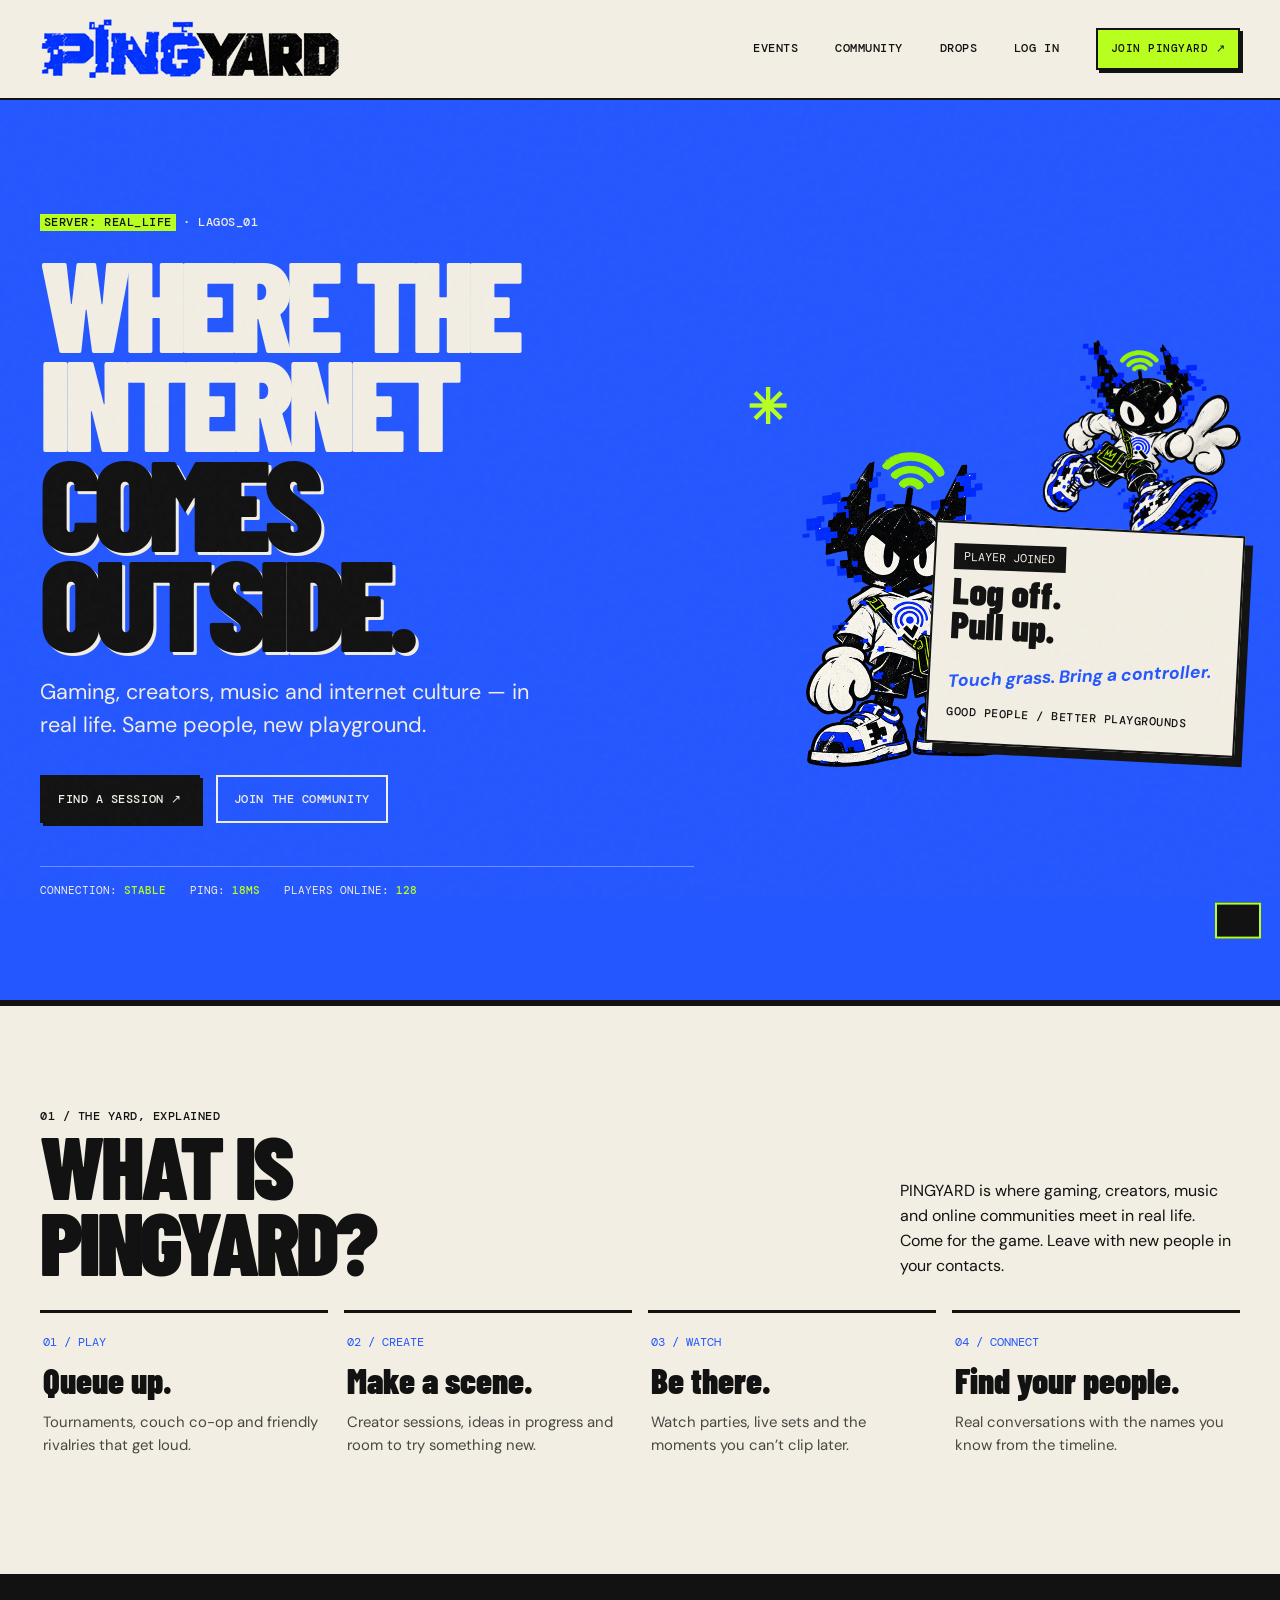
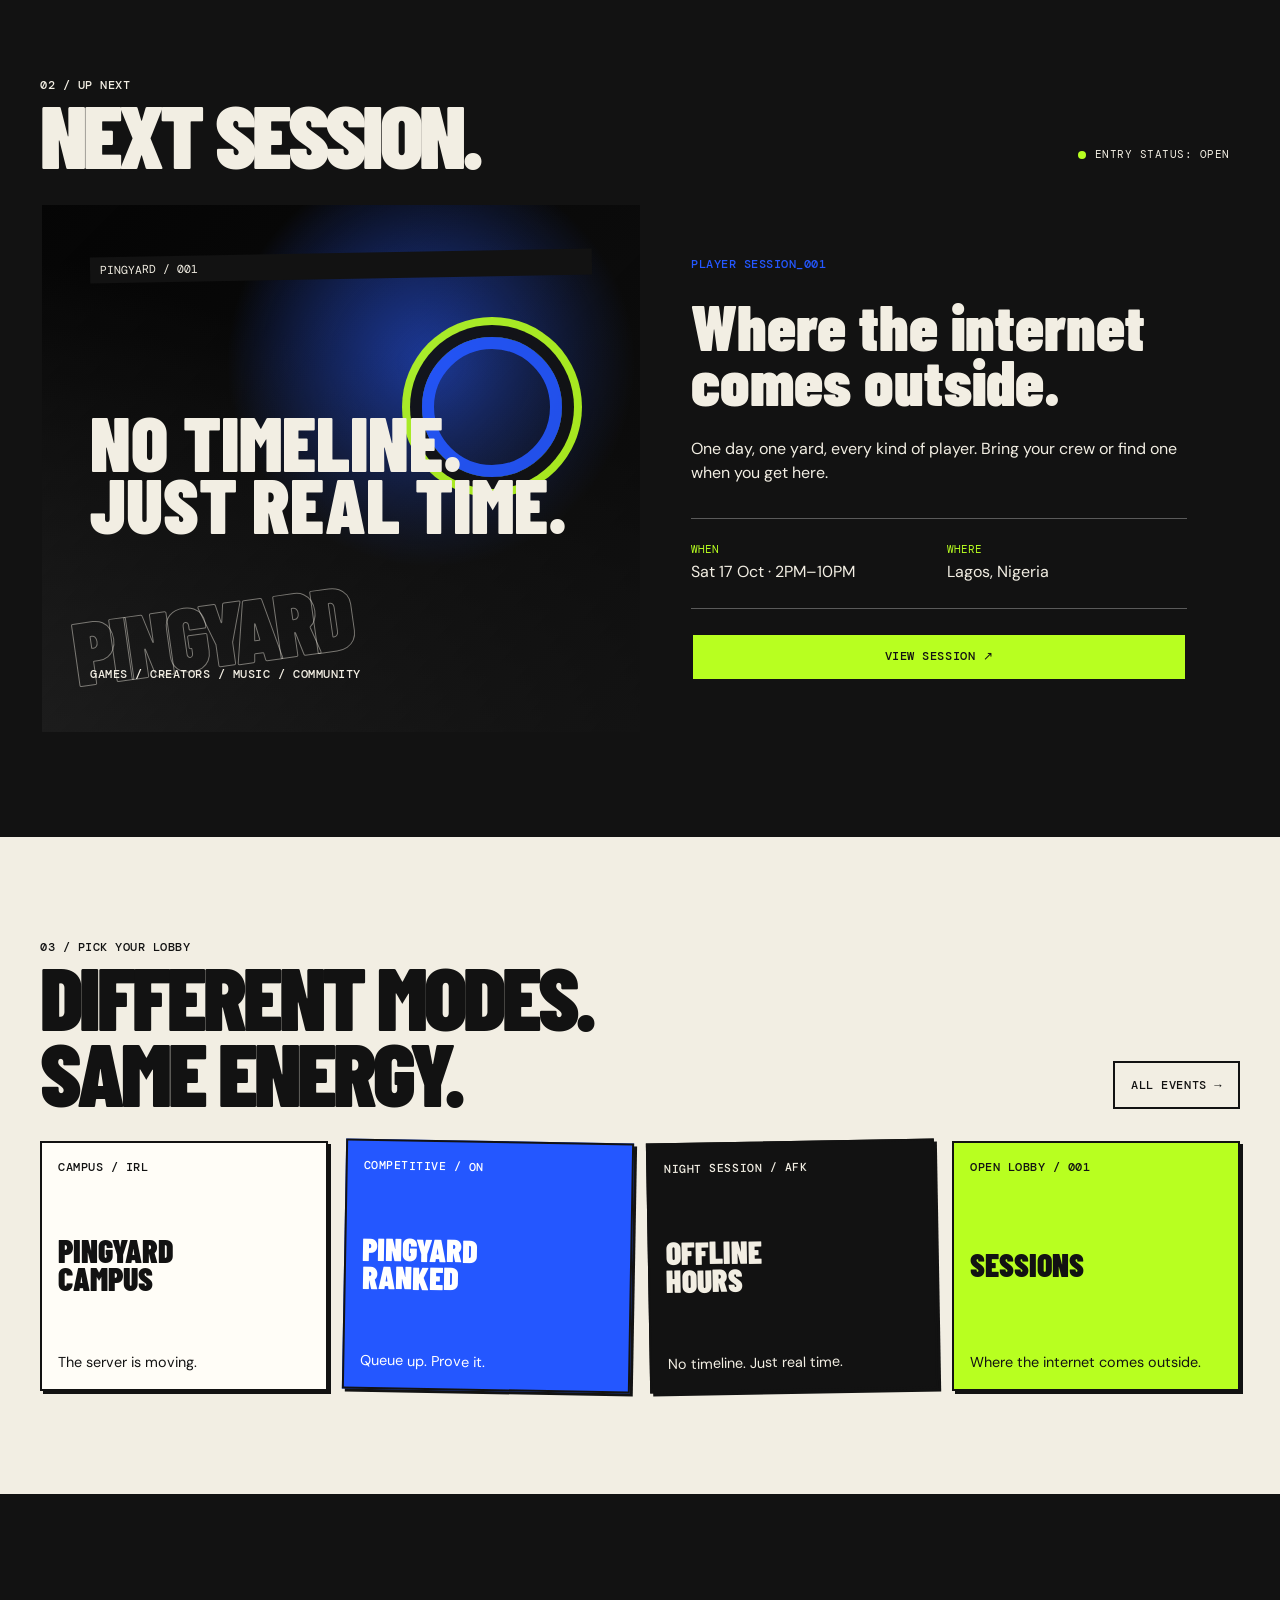
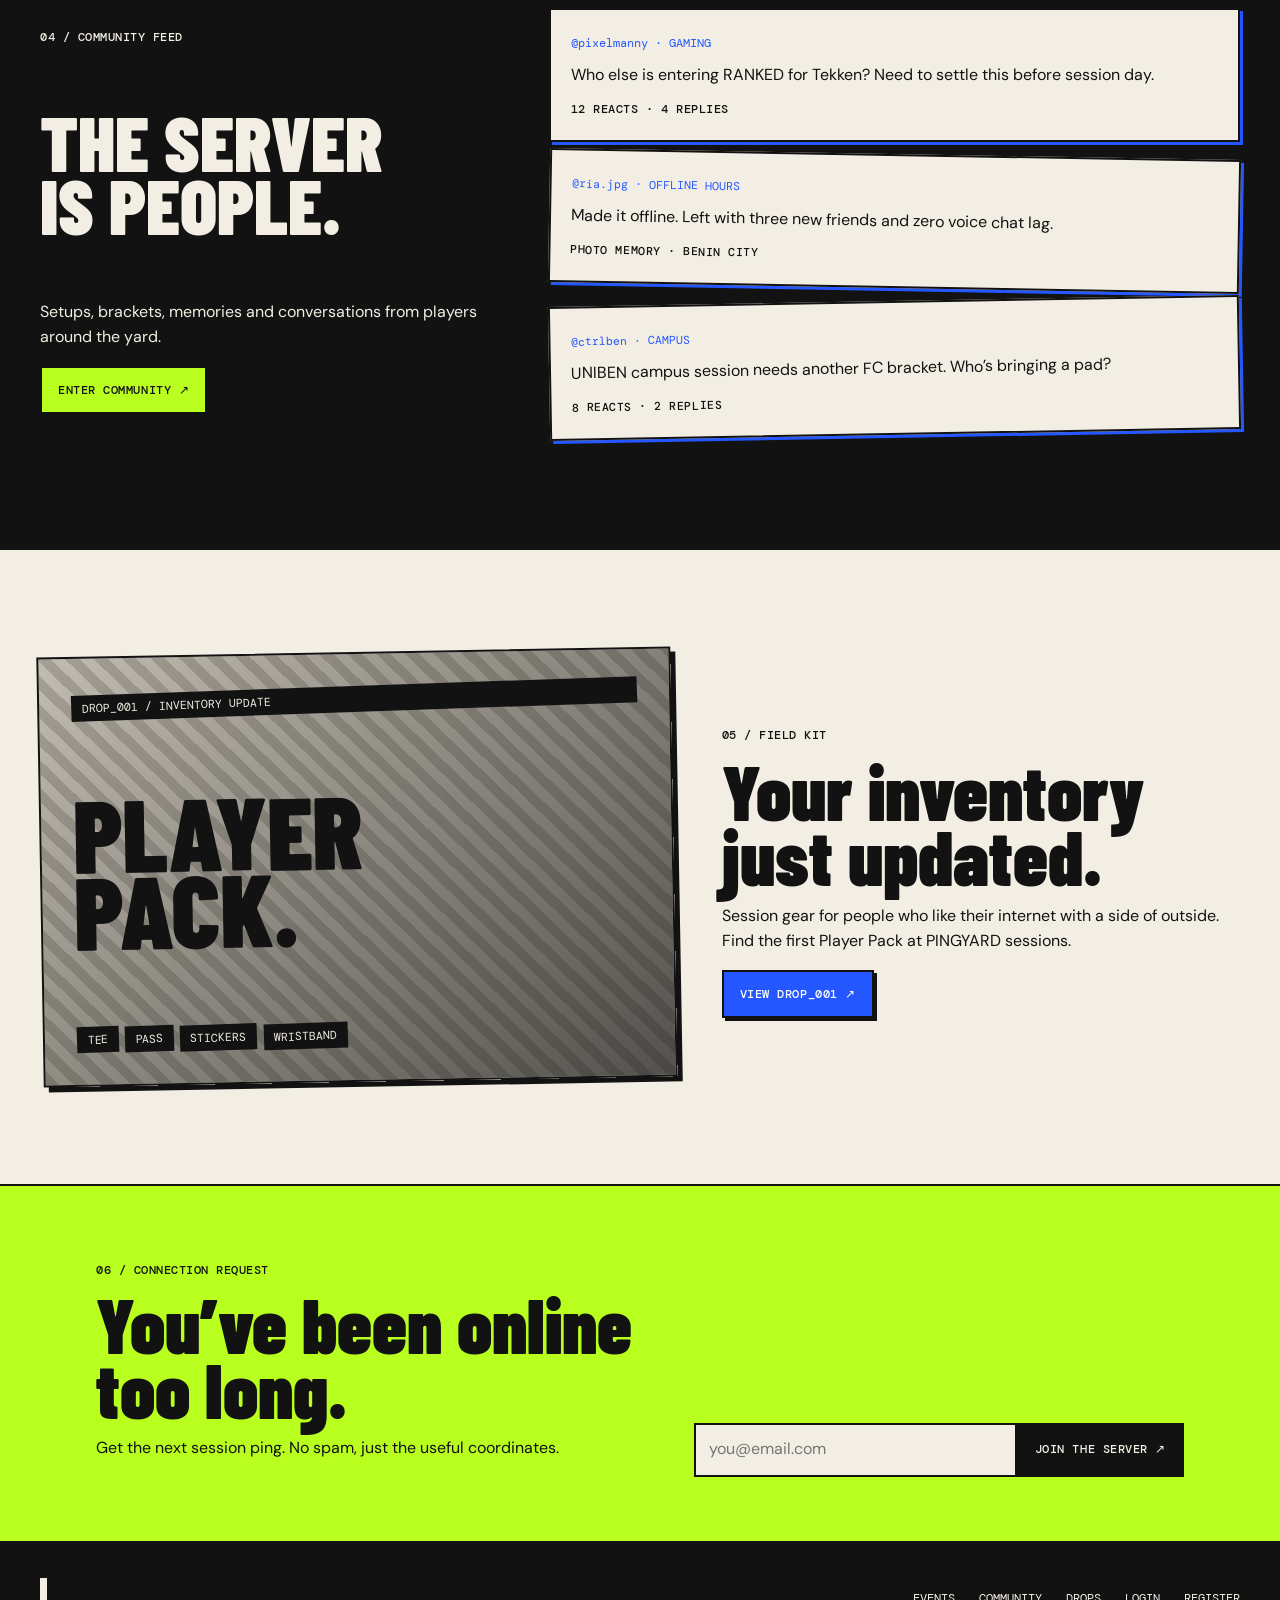
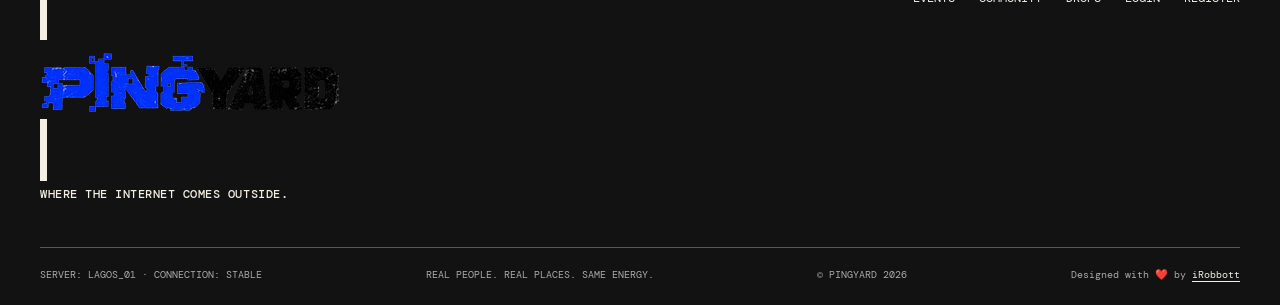
<file: index.html>
<!doctype html>
<html lang="en"><head><meta charset="utf-8"><meta name="viewport" content="width=device-width,initial-scale=1"><meta name="theme-color" content="#f2eee3"><meta name="description" content="Gaming, creators, music and internet culture — in real life. Find your next PINGYARD session."><meta property="og:title" content="PINGYARD — Where the Internet Comes Outside"><meta property="og:description" content="Gaming, creators, music and internet culture — in real life."><title>PINGYARD — Where the Internet Comes Outside</title><link rel="stylesheet" href="assets/css/main.css"><link rel="icon" type="image/png" href="favicon.png"><meta property="og:image" content="https://irobbott.github.io/pingyard/og-img.png"><meta property="og:image:width" content="640"><meta property="og:image:height" content="320"><meta property="og:image:alt" content="PINGYARD. Where the internet comes outside"></head>
<body><header class="site-header"><nav class="wrap nav-inner" aria-label="Main navigation"><a class="wordmark" href="./" aria-label="PINGYARD home"><img src="assets/images/brand/logo.png" alt="PINGYARD"></a><button class="nav-toggle" aria-label="Open menu" aria-expanded="false" aria-controls="primary-links"><span></span><span></span><span></span></button><div class="nav-links" id="primary-links"><a class="nav-link" href="events/">Events</a><a class="nav-link" href="community/">Community</a><a class="nav-link" href="drops/">Drops</a><a class="nav-link" href="login/">Log in</a><a class="button lime-btn nav-join" href="register/">Join PINGYARD ↗</a></div></nav></header>
<main><section class="hero"><div class="wrap hero-grid"><div><p class="eyebrow"><span class="marker">SERVER: REAL_LIFE</span> · LAGOS_01</p><h1>Where the internet <span>comes outside.</span></h1><p class="hero-copy">Gaming, creators, music and internet culture — in real life. Same people, new playground.</p><div class="hero-actions"><a class="button dark" href="events/">Find a session ↗</a><a class="button outline" href="community/">Join the community</a></div><div class="hero-stats"><span>Connection: <strong>stable</strong></span><span>Ping: <strong><span data-ping>18</span>ms</strong></span><span>Players online: <strong>128</strong></span></div></div><div class="hero-art" aria-label="PINGYARD glitch imp mascot illustration"><span class="spark one" aria-hidden="true">✳</span><span class="spark two" aria-hidden="true">↗</span><img class="mascot-primary" src="assets/images/brand/mascot-1.png" alt="PINGYARD glitch imp mascot, standing"> <img class="mascot-secondary" src="assets/images/brand/mascot-2.png" alt="PINGYARD glitch imp mascot, jumping"><aside class="paper-card"><span class="tape-label">PLAYER JOINED</span><h2>Log off.<br>Pull up.</h2><p class="scribble">Touch grass. Bring a controller.</p><span class="eyebrow">GOOD PEOPLE / BETTER PLAYGROUNDS</span></aside></div></div></section>
<section class="section wrap"><div class="section-head"><div><p class="eyebrow section-kicker">01 / The yard, explained</p><h2>What is<br>PINGYARD?</h2></div><p>PINGYARD is where gaming, creators, music and online communities meet in real life. Come for the game. Leave with new people in your contacts.</p></div><div class="category-grid"><article class="category"><span class="category-no">01 / PLAY</span><h3>Queue up.</h3><p>Tournaments, couch co-op and friendly rivalries that get loud.</p></article><article class="category"><span class="category-no">02 / CREATE</span><h3>Make a scene.</h3><p>Creator sessions, ideas in progress and room to try something new.</p></article><article class="category"><span class="category-no">03 / WATCH</span><h3>Be there.</h3><p>Watch parties, live sets and the moments you can’t clip later.</p></article><article class="category"><span class="category-no">04 / CONNECT</span><h3>Find your people.</h3><p>Real conversations with the names you know from the timeline.</p></article></div></section>
<section class="section dark-section"><div class="wrap"><div class="section-head"><div><p class="eyebrow section-kicker">02 / Up next</p><h2>Next session.</h2></div><span class="status-label">Entry status: open</span></div><div class="session-feature"><div class="session-poster"><span class="tape-label">PINGYARD / 001</span><div class="poster-sun" aria-hidden="true"></div><strong class="poster-title">No timeline.<br>Just real time.</strong><span class="eyebrow">GAMES / CREATORS / MUSIC / COMMUNITY</span></div><div class="session-info"><span class="eyebrow blue">PLAYER SESSION_001</span><h3>Where the internet comes outside.</h3><p>One day, one yard, every kind of player. Bring your crew or find one when you get here.</p><div class="event-meta"><div><strong>WHEN</strong>Sat 17 Oct · 2PM–10PM</div><div><strong>WHERE</strong>Lagos, Nigeria</div></div><a class="button lime-btn" href="events/session-001/">View session ↗</a></div></div></div></section>
<section class="section wrap"><div class="section-head"><div><p class="eyebrow section-kicker">03 / Pick your lobby</p><h2>Different modes.<br>Same energy.</h2></div><a class="button outline" href="events/">All events →</a></div><div class="type-grid"><article class="type-card"><span class="eyebrow">CAMPUS / IRL</span><h3>PINGYARD<br>Campus</h3><p>The server is moving.</p></article><article class="type-card"><span class="eyebrow">COMPETITIVE / ON</span><h3>PINGYARD<br>Ranked</h3><p>Queue up. Prove it.</p></article><article class="type-card"><span class="eyebrow">NIGHT SESSION / AFK</span><h3>Offline<br>Hours</h3><p>No timeline. Just real time.</p></article><article class="type-card"><span class="eyebrow">OPEN LOBBY / 001</span><h3>Sessions</h3><p>Where the internet comes outside.</p></article></div></section>
<section class="section dark-section"><div class="wrap community-tease"><div><p class="eyebrow section-kicker">04 / Community feed</p><h2 class="tease-note">The server<br>is people.</h2><p>Setups, brackets, memories and conversations from players around the yard.</p><a class="button lime-btn" href="community/">Enter community ↗</a></div><div><article class="post-mini"><span class="player">@pixelmanny · GAMING</span><p>Who else is entering RANKED for Tekken? Need to settle this before session day.</p><span class="eyebrow">12 REACTS · 4 REPLIES</span></article><article class="post-mini"><span class="player">@ria.jpg · OFFLINE HOURS</span><p>Made it offline. Left with three new friends and zero voice chat lag.</p><span class="eyebrow">PHOTO MEMORY · BENIN CITY</span></article><article class="post-mini"><span class="player">@ctrlben · CAMPUS</span><p>UNIBEN campus session needs another FC bracket. Who’s bringing a pad?</p><span class="eyebrow">8 REACTS · 2 REPLIES</span></article></div></div></section>
<section class="section wrap"><div class="pack-feature"><div class="pack-art"><span class="tape-label">DROP_001 / INVENTORY UPDATE</span><h3>Player<br>Pack.</h3><div class="pack-items"><span class="tape-label">TEE</span><span class="tape-label">PASS</span><span class="tape-label">STICKERS</span><span class="tape-label">WRISTBAND</span></div></div><div class="pack-copy"><p class="eyebrow">05 / Field kit</p><h2>Your inventory just updated.</h2><p>Session gear for people who like their internet with a side of outside. Find the first Player Pack at PINGYARD sessions.</p><a class="button" href="drops/">View Drop_001 ↗</a></div></div></section>
<section class="newsletter"><div class="wrap newsletter-inner"><div><p class="eyebrow">06 / Connection request</p><h2>You’ve been online<br>too long.</h2><p>Get the next session ping. No spam, just the useful coordinates.</p></div><form class="newsletter-form" id="newsletter-form"><label class="hidden" for="newsletter-email">Email address</label><input id="newsletter-email" name="email" type="email" placeholder="you@email.com" required><button class="button dark" type="submit">Join the server ↗</button></form></div></section></main>
<footer class="site-footer"><div class="wrap"><div class="footer-top"><div class="footer-brand"><a class="wordmark" href="./" aria-label="PINGYARD home"><img src="assets/images/brand/logo.png" alt="PINGYARD"></a><p class="eyebrow">Where the internet comes outside.</p></div><div class="footer-links"><a href="events/">Events</a><a href="community/">Community</a><a href="drops/">Drops</a><a href="login/">Login</a><a href="register/">Register</a></div></div><div class="footer-bottom"><span>SERVER: LAGOS_01 · CONNECTION: STABLE</span><span>REAL PEOPLE. REAL PLACES. SAME ENERGY.</span><span>© PINGYARD 2026</span><span>Designed with &#x2764;&#xFE0F; by <a href="https://irobbott.github.io">iRobbott</a></span></div></div></footer><div class="toast" id="toast" role="status" aria-live="polite"></div><script src="assets/js/main.js" defer></script></body></html>
</file>
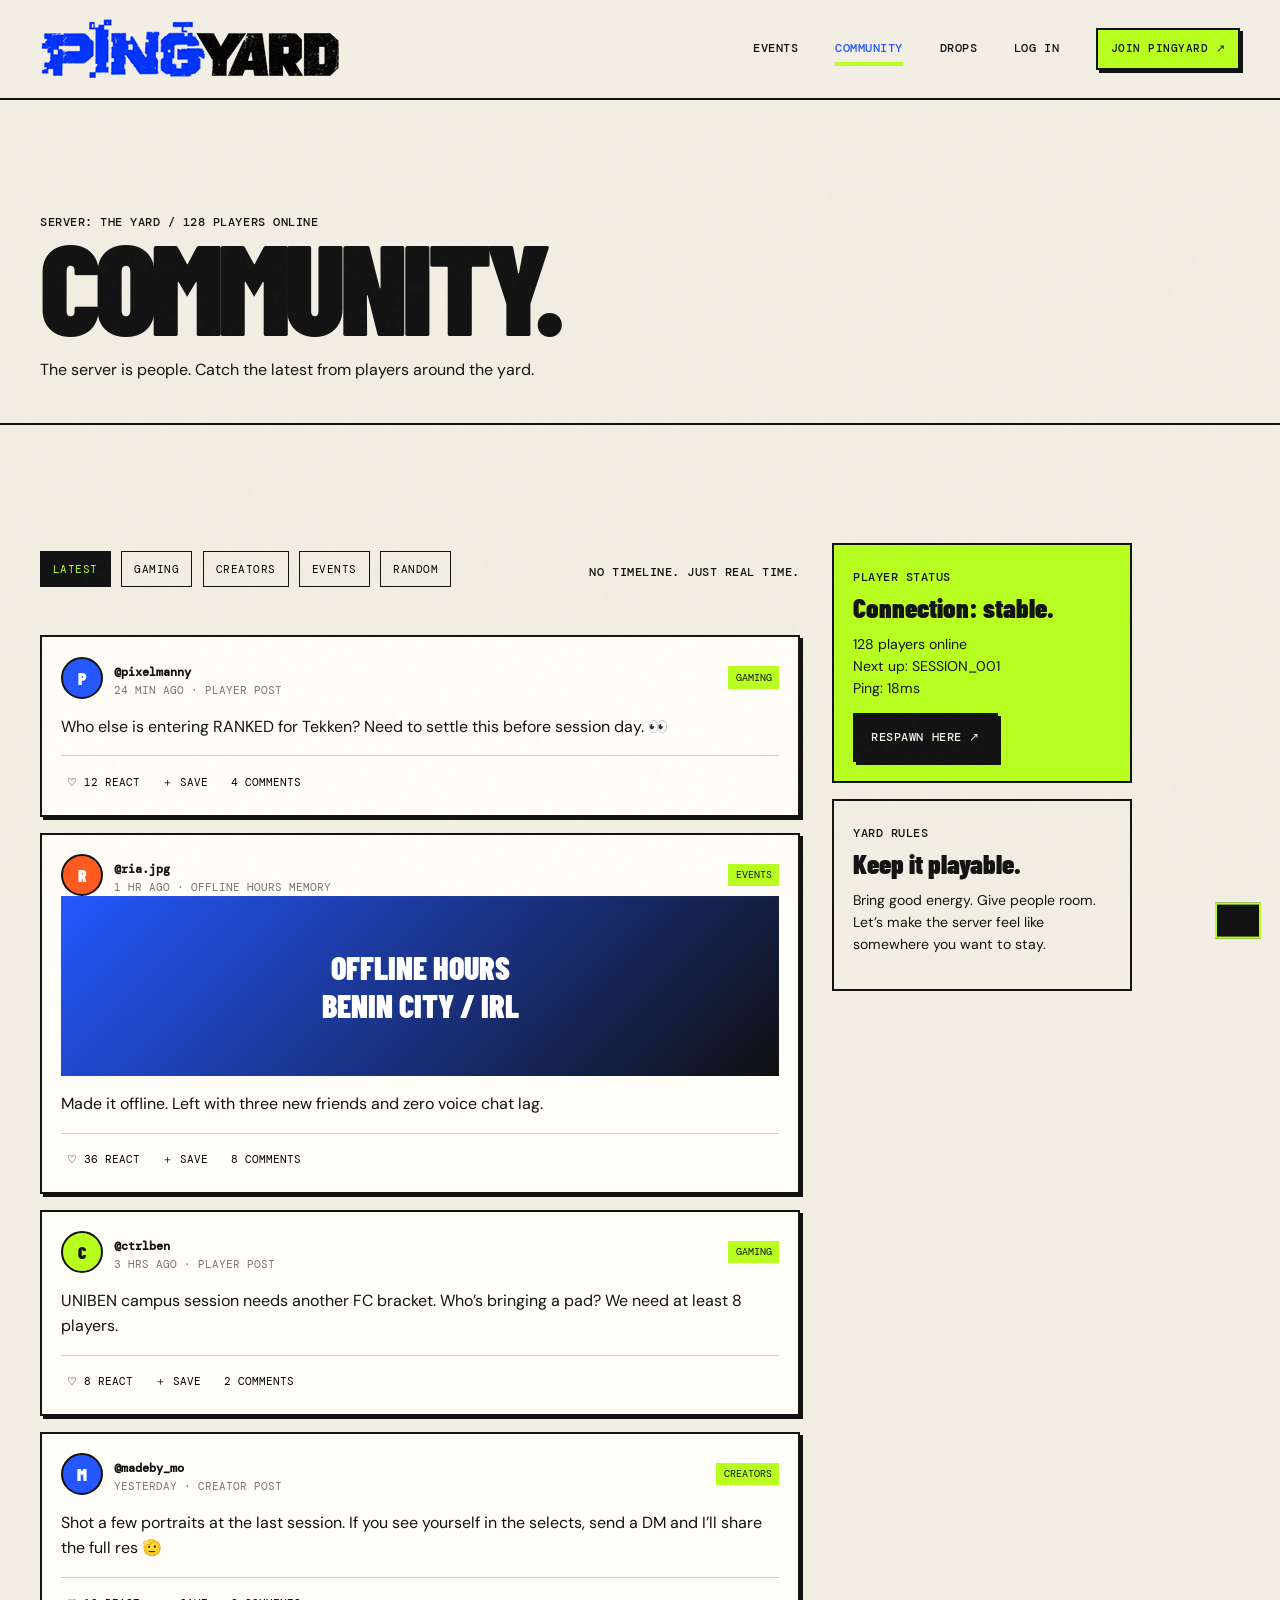
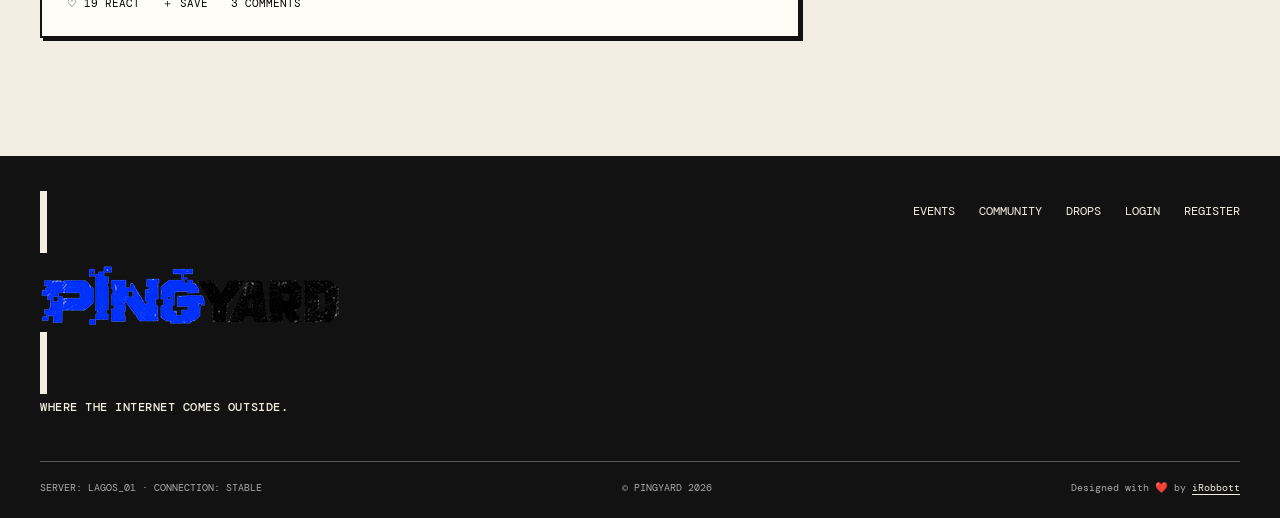
<file: community/index.html>
<!doctype html><html lang="en"><head><meta charset="utf-8"><meta name="viewport" content="width=device-width,initial-scale=1"><meta name="theme-color" content="#f2eee3"><meta name="description" content="The PINGYARD community feed: players, creators and event memories from the yard."><title>Community — PINGYARD</title><link rel="stylesheet" href="../assets/css/main.css"><link rel="icon" type="image/png" href="../favicon.png"><meta property="og:image" content="https://irobbott.github.io/pingyard/og-img.png"><meta property="og:image:width" content="640"><meta property="og:image:height" content="320"><meta property="og:image:alt" content="PINGYARD. Where the internet comes outside"></head><body><header class="site-header"><nav class="wrap nav-inner" aria-label="Main navigation"><a class="wordmark" href="../" aria-label="PINGYARD home"><img src="../assets/images/brand/logo.png" alt="PINGYARD"></a><button class="nav-toggle" aria-label="Open menu" aria-expanded="false" aria-controls="primary-links"><span></span><span></span><span></span></button><div class="nav-links" id="primary-links"><a class="nav-link" href="../events/">Events</a><a class="nav-link" aria-current="page" href="./">Community</a><a class="nav-link" href="../drops/">Drops</a><a class="nav-link" href="../login/">Log in</a><a class="button lime-btn nav-join" href="../register/">Join PINGYARD ↗</a></div></nav></header><main><section class="page-hero"><div class="wrap"><p class="eyebrow">SERVER: THE YARD / 128 PLAYERS ONLINE</p><h1 class="page-title">Community.</h1><p>The server is people. Catch the latest from players around the yard.</p></div></section><section class="section wrap"><div class="community-layout"><div><div class="community-toolbar"><div class="filters" data-filter-group="community"><button class="filter-btn" data-filter="all" aria-pressed="true">Latest</button><button class="filter-btn" data-filter="gaming" aria-pressed="false">Gaming</button><button class="filter-btn" data-filter="creators" aria-pressed="false">Creators</button><button class="filter-btn" data-filter="events" aria-pressed="false">Events</button><button class="filter-btn" data-filter="random" aria-pressed="false">Random</button></div><span class="eyebrow">NO TIMELINE. JUST REAL TIME.</span></div><div class="side-card hidden" data-guest-only><span class="eyebrow">PLAYER LOGIN REQUIRED</span><h3>Got something for the server?</h3><p>Log in to drop a post, save a memory or react to the latest.</p><a class="button dark" href="../login/">Login →</a> <a class="button outline" href="../register/">Register →</a></div><form class="form-card hidden" id="create-post-form" data-auth-only><p class="eyebrow">CREATE POST / <span data-player-name>PLAYER</span></p><div class="form-field"><label for="post-text">What’s happening?</label><textarea id="post-text" name="text" maxlength="400" required placeholder="Drop a thought for the yard…"></textarea></div><div class="form-field"><label for="post-category">Category</label><select id="post-category" name="category"><option value="gaming">Gaming</option><option value="creators">Creators</option><option value="events">Events</option><option value="random">Random</option></select></div><button class="button" type="submit">Drop post ↗</button></form><div id="community-feed" aria-live="polite"><article class="post-card" data-post-id="manny-rank" data-reactions="12" data-community-category="gaming"><div class="post-head"><div class="avatar" aria-hidden="true">P</div><div><span class="player">@pixelmanny</span><small>24 MIN AGO · PLAYER POST</small></div><span class="post-category">Gaming</span></div><p>Who else is entering RANKED for Tekken? Need to settle this before session day. 👀</p><div class="post-actions"><button class="text-button" data-like aria-pressed="false">♡ 12 REACT</button><button class="text-button" data-bookmark aria-pressed="false">+ SAVE</button><button class="text-button" data-comments aria-expanded="false">4 COMMENTS</button></div><div class="comments"><div class="comment-row"><strong>@ria.jpg</strong> I’m in. First to three?</div><div class="comment-row"><strong>@ctrlben</strong> Lobby code on the day 🔥</div></div></article><article class="post-card" data-post-id="ria-hours" data-reactions="36" data-community-category="events"><div class="post-head"><div class="avatar" style="background:var(--orange)" aria-hidden="true">R</div><div><span class="player">@ria.jpg</span><small>1 HR AGO · OFFLINE HOURS MEMORY</small></div><span class="post-category">Events</span></div><div class="post-photo" role="img" aria-label="Graphic memory from Offline Hours in Benin City">OFFLINE HOURS<br>BENIN CITY / IRL</div><p>Made it offline. Left with three new friends and zero voice chat lag.</p><div class="post-actions"><button class="text-button" data-like aria-pressed="false">♡ 36 REACT</button><button class="text-button" data-bookmark aria-pressed="false">+ SAVE</button><button class="text-button" data-comments aria-expanded="false">8 COMMENTS</button></div><div class="comments"><div class="comment-row"><strong>@joypadjay</strong> This night was a whole mood.</div></div></article><article class="post-card" data-post-id="ctrlben-campus" data-reactions="8" data-community-category="gaming"><div class="post-head"><div class="avatar" style="background:var(--lime);color:var(--ink)" aria-hidden="true">C</div><div><span class="player">@ctrlben</span><small>3 HRS AGO · PLAYER POST</small></div><span class="post-category">Gaming</span></div><p>UNIBEN campus session needs another FC bracket. Who’s bringing a pad? We need at least 8 players.</p><div class="post-actions"><button class="text-button" data-like aria-pressed="false">♡ 8 REACT</button><button class="text-button" data-bookmark aria-pressed="false">+ SAVE</button><button class="text-button" data-comments aria-expanded="false">2 COMMENTS</button></div><div class="comments"><div class="comment-row"><strong>@mannyplays</strong> Pad charged. I’m there.</div></div></article><article class="post-card" data-post-id="mo-portraits" data-reactions="19" data-community-category="creators"><div class="post-head"><div class="avatar" aria-hidden="true">M</div><div><span class="player">@madeby_mo</span><small>YESTERDAY · CREATOR POST</small></div><span class="post-category">Creators</span></div><p>Shot a few portraits at the last session. If you see yourself in the selects, send a DM and I’ll share the full res 🫡</p><div class="post-actions"><button class="text-button" data-like aria-pressed="false">♡ 19 REACT</button><button class="text-button" data-bookmark aria-pressed="false">+ SAVE</button><button class="text-button" data-comments aria-expanded="false">3 COMMENTS</button></div><div class="comments"><div class="comment-row">Find the crew at the next session for a photo.</div></div></article></div></div><aside class="community-sidebar"><div class="side-card"><span class="eyebrow">PLAYER STATUS</span><h3>Connection: stable.</h3><p>128 players online<br>Next up: SESSION_001<br>Ping: <span data-ping>18</span>ms</p><a href="../events/session-001/" class="button dark">Respawn here ↗</a></div><div class="side-card" style="background:var(--paper)"><span class="eyebrow">YARD RULES</span><h3>Keep it playable.</h3><p>Bring good energy. Give people room. Let’s make the server feel like somewhere you want to stay.</p></div><button class="button outline hidden" data-logout data-home="../" data-auth-only>Log out</button></aside></div></section></main><footer class="site-footer"><div class="wrap"><div class="footer-top"><div class="footer-brand"><a class="wordmark" href="../" aria-label="PINGYARD home"><img src="../assets/images/brand/logo.png" alt="PINGYARD"></a><p class="eyebrow">Where the internet comes outside.</p></div><div class="footer-links"><a href="../events/">Events</a><a href="./">Community</a><a href="../drops/">Drops</a><a href="../login/">Login</a><a href="../register/">Register</a></div></div><div class="footer-bottom"><span>SERVER: LAGOS_01 · CONNECTION: STABLE</span><span>© PINGYARD 2026</span><span>Designed with &#x2764;&#xFE0F; by <a href="https://irobbott.github.io">iRobbott</a></span></div></div></footer><div class="toast" id="toast" role="status" aria-live="polite"></div><script src="../assets/js/main.js" defer></script></body></html>
</file>
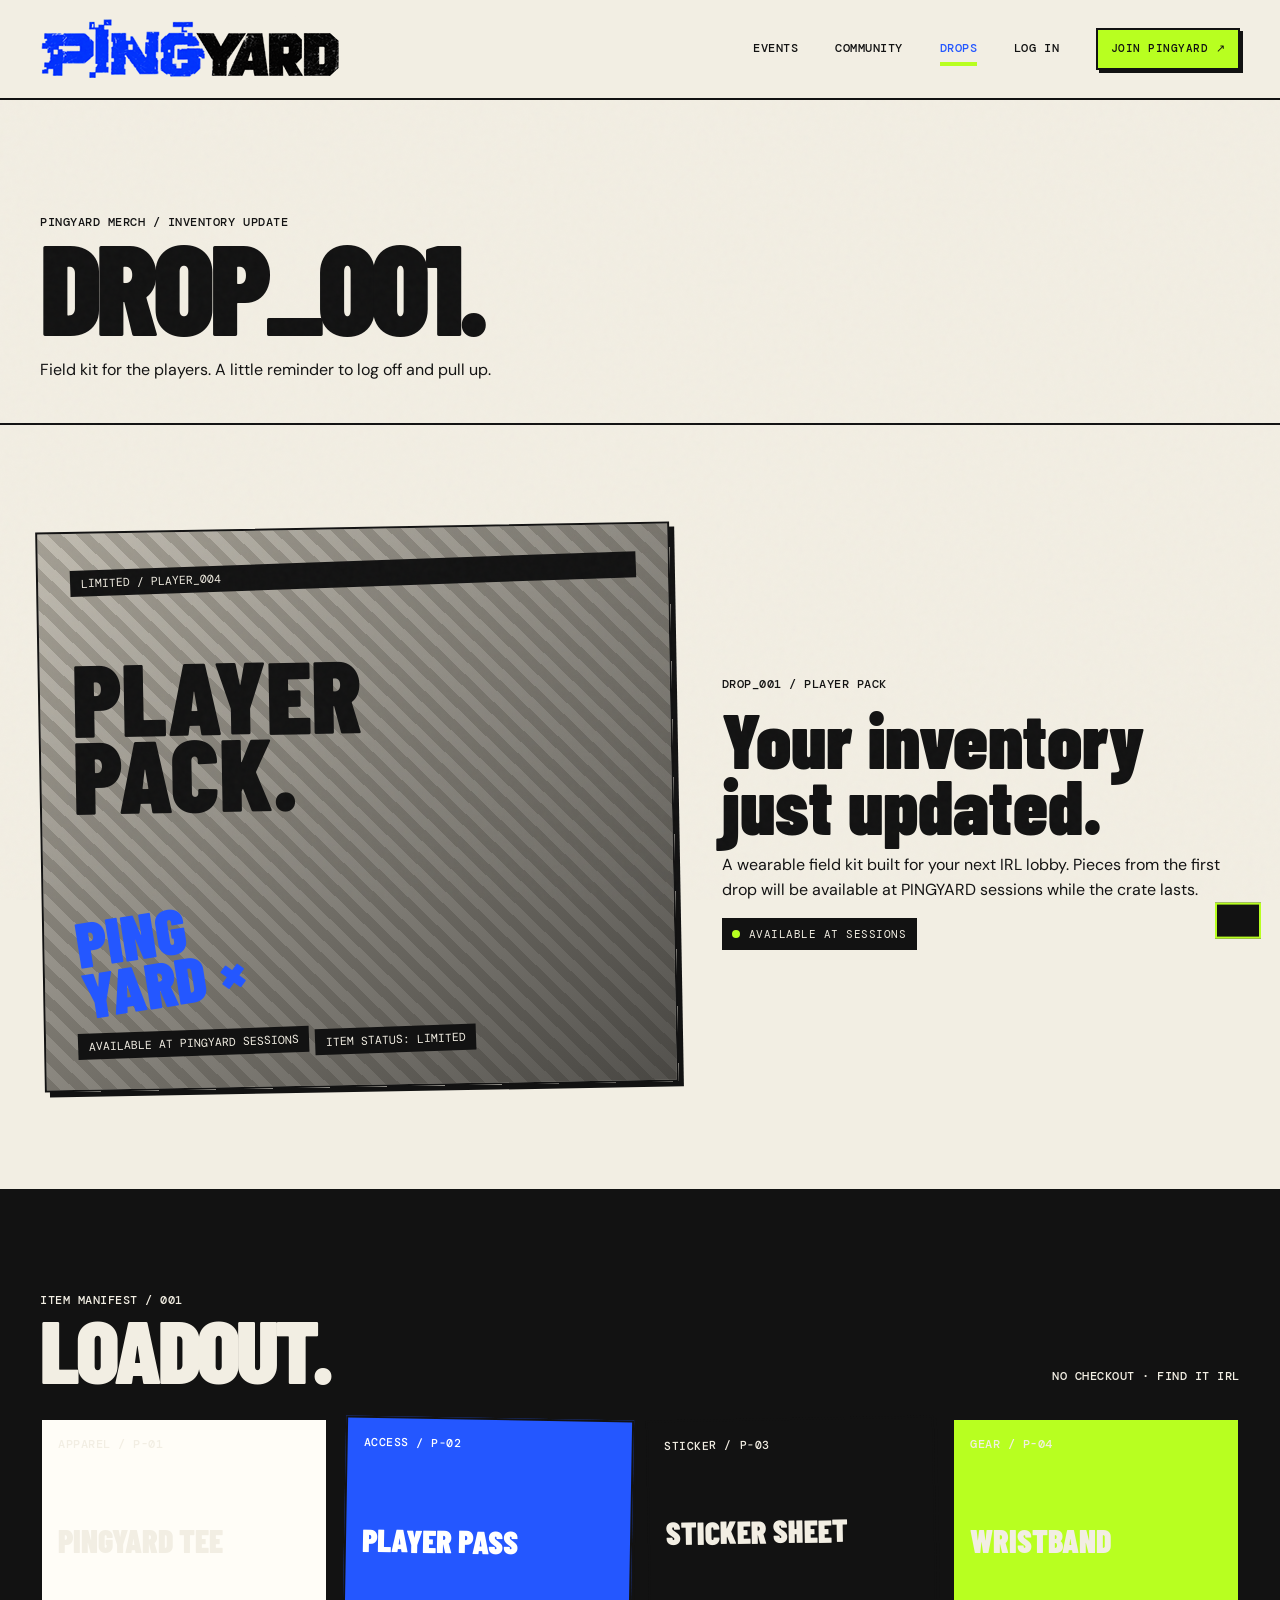
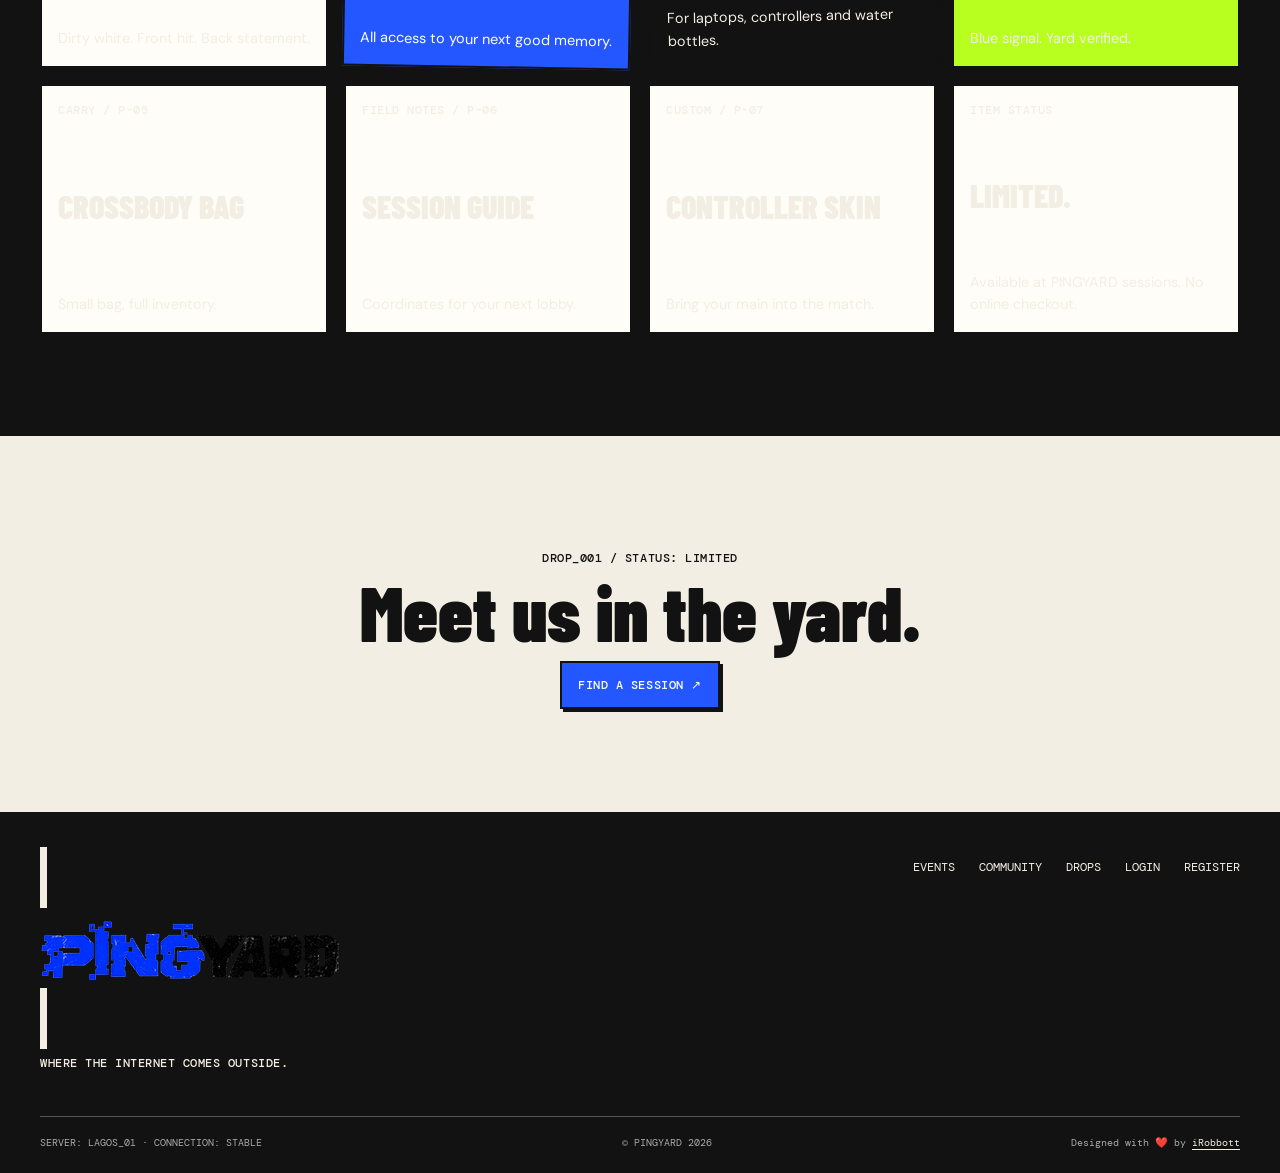
<file: drops/index.html>
<!doctype html><html lang="en"><head><meta charset="utf-8"><meta name="viewport" content="width=device-width,initial-scale=1"><meta name="theme-color" content="#f2eee3"><meta name="description" content="DROP_001 Player Pack: session gear available at PINGYARD events."><title>PLAYER PACK — PINGYARD</title><link rel="stylesheet" href="../assets/css/main.css"><link rel="icon" type="image/png" href="../favicon.png"><meta property="og:image" content="https://irobbott.github.io/pingyard/og-img.png"><meta property="og:image:width" content="640"><meta property="og:image:height" content="320"><meta property="og:image:alt" content="PINGYARD. Where the internet comes outside"></head><body><header class="site-header"><nav class="wrap nav-inner" aria-label="Main navigation"><a class="wordmark" href="../" aria-label="PINGYARD home"><img src="../assets/images/brand/logo.png" alt="PINGYARD"></a><button class="nav-toggle" aria-label="Open menu" aria-expanded="false" aria-controls="primary-links"><span></span><span></span><span></span></button><div class="nav-links" id="primary-links"><a class="nav-link" href="../events/">Events</a><a class="nav-link" href="../community/">Community</a><a class="nav-link" aria-current="page" href="./">Drops</a><a class="nav-link" href="../login/">Log in</a><a class="button lime-btn nav-join" href="../register/">Join PINGYARD ↗</a></div></nav></header><main><section class="page-hero"><div class="wrap"><p class="eyebrow">PINGYARD MERCH / INVENTORY UPDATE</p><h1 class="page-title">Drop_001.</h1><p>Field kit for the players. A little reminder to log off and pull up.</p></div></section><section class="section wrap"><div class="pack-feature"><div class="pack-art" style="min-height:560px"><span class="tape-label">LIMITED / PLAYER_004</span><h3>Player<br>Pack.</h3><div style="font:900 clamp(2rem,5vw,4rem)/.8 var(--display);color:var(--blue);transform:rotate(-8deg)">PING<br>YARD ×</div><div class="pack-items"><span class="tape-label">AVAILABLE AT PINGYARD SESSIONS</span><span class="tape-label">ITEM STATUS: LIMITED</span></div></div><div class="pack-copy"><p class="eyebrow">DROP_001 / PLAYER PACK</p><h2>Your inventory just updated.</h2><p>A wearable field kit built for your next IRL lobby. Pieces from the first drop will be available at PINGYARD sessions while the crate lasts.</p><span class="status-label">Available at sessions</span></div></div></section><section class="section dark-section"><div class="wrap"><div class="section-head"><div><p class="eyebrow">ITEM MANIFEST / 001</p><h2>Loadout.</h2></div><span class="eyebrow">NO CHECKOUT · FIND IT IRL</span></div><div class="type-grid"><article class="type-card"><span class="eyebrow">APPAREL / P-01</span><h3>Pingyard tee</h3><p>Dirty white. Front hit. Back statement.</p></article><article class="type-card"><span class="eyebrow">ACCESS / P-02</span><h3>Player pass</h3><p>All access to your next good memory.</p></article><article class="type-card"><span class="eyebrow">STICKER / P-03</span><h3>Sticker sheet</h3><p>For laptops, controllers and water bottles.</p></article><article class="type-card"><span class="eyebrow">GEAR / P-04</span><h3>Wristband</h3><p>Blue signal. Yard verified.</p></article><article class="type-card"><span class="eyebrow">CARRY / P-05</span><h3>Crossbody bag</h3><p>Small bag, full inventory.</p></article><article class="type-card"><span class="eyebrow">FIELD NOTES / P-06</span><h3>Session guide</h3><p>Coordinates for your next lobby.</p></article><article class="type-card"><span class="eyebrow">CUSTOM / P-07</span><h3>Controller skin</h3><p>Bring your main into the match.</p></article><article class="type-card"><span class="eyebrow">ITEM STATUS</span><h3>Limited.</h3><p>Available at PINGYARD sessions. No online checkout.</p></article></div></div></section><section class="section wrap" style="text-align:center"><p class="eyebrow">DROP_001 / STATUS: LIMITED</p><h2 class="section-head" style="font:900 clamp(2.8rem,6vw,5rem)/.85 var(--display);display:block;margin:0 0 1rem">Meet us in the yard.</h2><a class="button" href="../events/">Find a session ↗</a></section></main><footer class="site-footer"><div class="wrap"><div class="footer-top"><div class="footer-brand"><a class="wordmark" href="../" aria-label="PINGYARD home"><img src="../assets/images/brand/logo.png" alt="PINGYARD"></a><p class="eyebrow">Where the internet comes outside.</p></div><div class="footer-links"><a href="../events/">Events</a><a href="../community/">Community</a><a href="./">Drops</a><a href="../login/">Login</a><a href="../register/">Register</a></div></div><div class="footer-bottom"><span>SERVER: LAGOS_01 · CONNECTION: STABLE</span><span>© PINGYARD 2026</span><span>Designed with &#x2764;&#xFE0F; by <a href="https://irobbott.github.io">iRobbott</a></span></div></div></footer><div class="toast" id="toast" role="status" aria-live="polite"></div><script src="../assets/js/main.js" defer></script></body></html>
</file>
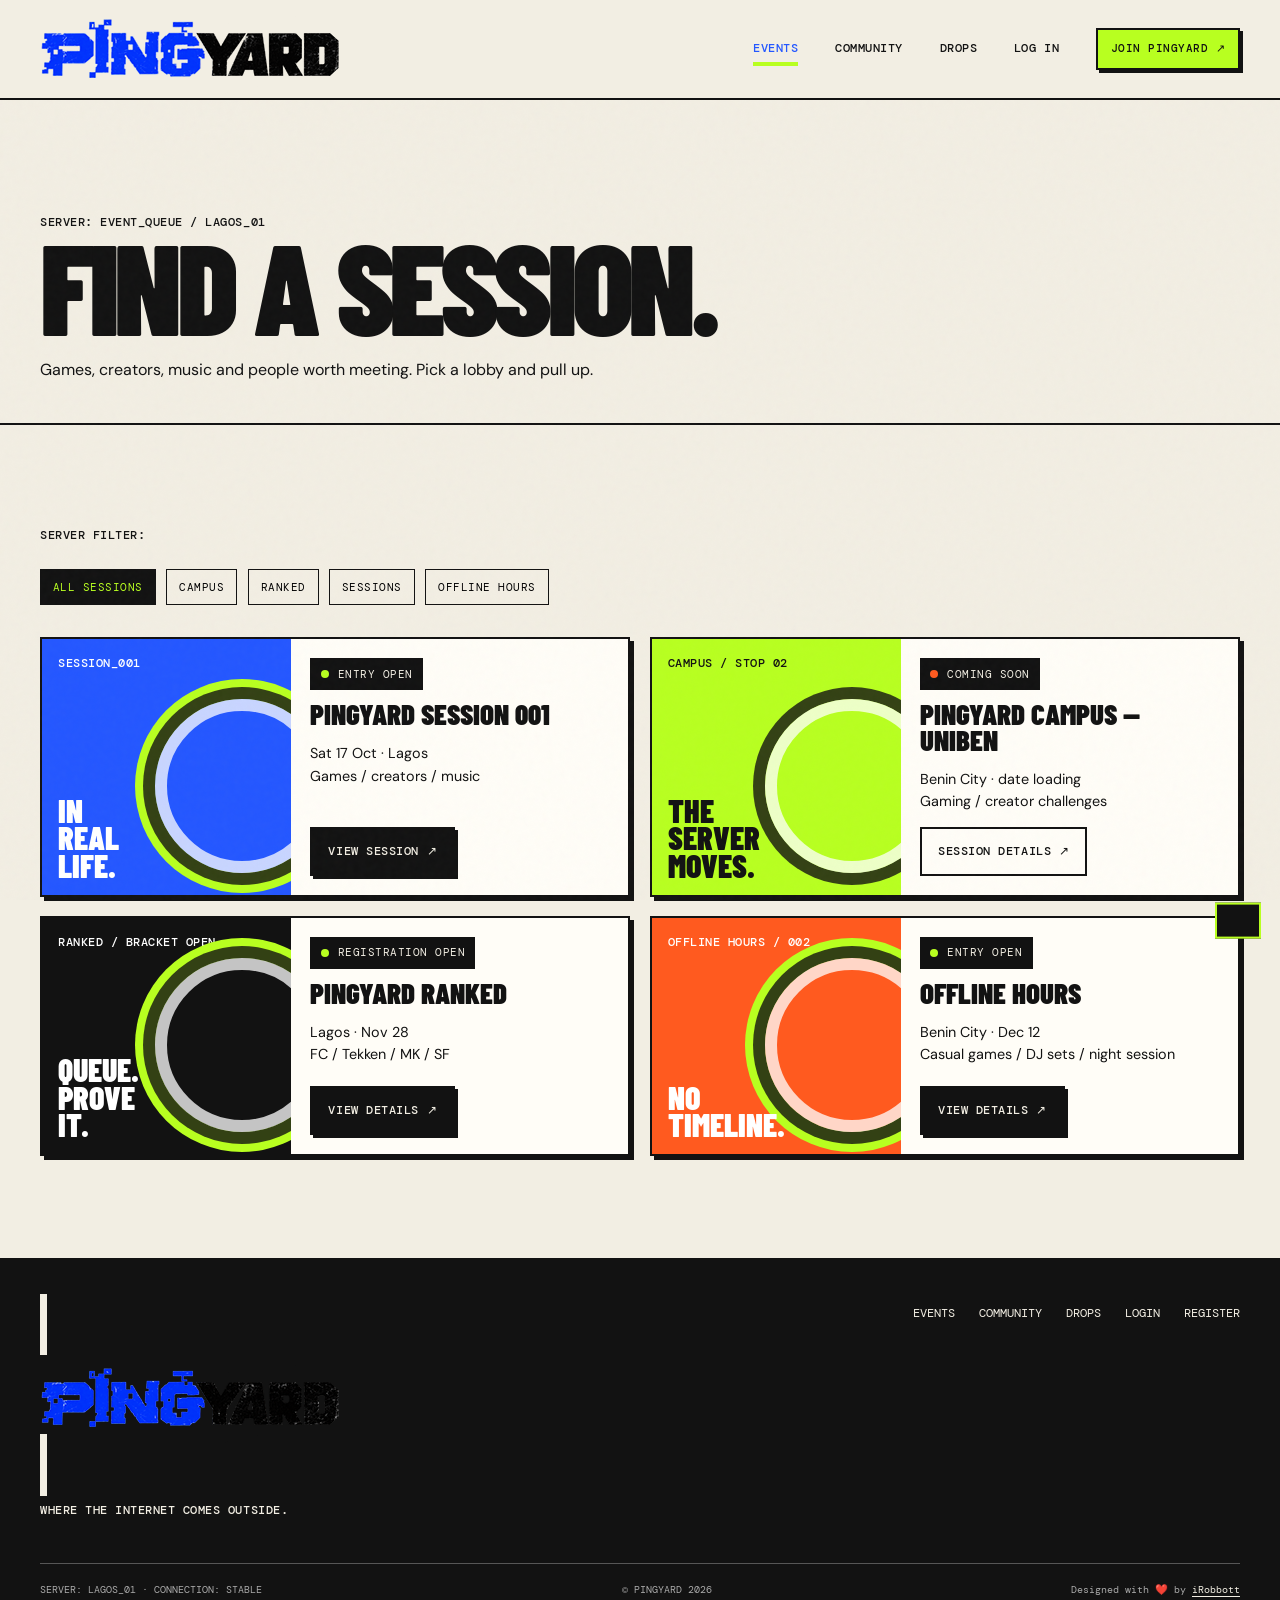
<file: events/index.html>
<!doctype html><html lang="en"><head><meta charset="utf-8"><meta name="viewport" content="width=device-width,initial-scale=1"><meta name="theme-color" content="#f2eee3"><meta name="description" content="Find upcoming PINGYARD gaming, creator and community sessions."><title>Events — PINGYARD</title><link rel="stylesheet" href="../assets/css/main.css"><link rel="icon" type="image/png" href="../favicon.png"><meta property="og:image" content="https://irobbott.github.io/pingyard/og-img.png"><meta property="og:image:width" content="640"><meta property="og:image:height" content="320"><meta property="og:image:alt" content="PINGYARD. Where the internet comes outside"></head><body><header class="site-header"><nav class="wrap nav-inner" aria-label="Main navigation"><a class="wordmark" href="../" aria-label="PINGYARD home"><img src="../assets/images/brand/logo.png" alt="PINGYARD"></a><button class="nav-toggle" aria-label="Open menu" aria-expanded="false" aria-controls="primary-links"><span></span><span></span><span></span></button><div class="nav-links" id="primary-links"><a class="nav-link" aria-current="page" href="./">Events</a><a class="nav-link" href="../community/">Community</a><a class="nav-link" href="../drops/">Drops</a><a class="nav-link" href="../login/">Log in</a><a class="button lime-btn nav-join" href="../register/">Join PINGYARD ↗</a></div></nav></header><main><section class="page-hero"><div class="wrap"><p class="eyebrow">SERVER: EVENT_QUEUE / LAGOS_01</p><h1 class="page-title">Find a session.</h1><p>Games, creators, music and people worth meeting. Pick a lobby and pull up.</p></div></section><section class="section wrap"><div class="eyebrow">SERVER FILTER:</div><div class="filters" data-filter-group="event"><button class="filter-btn" data-filter="all" aria-pressed="true">All sessions</button><button class="filter-btn" data-filter="campus" aria-pressed="false">Campus</button><button class="filter-btn" data-filter="ranked" aria-pressed="false">Ranked</button><button class="filter-btn" data-filter="sessions" aria-pressed="false">Sessions</button><button class="filter-btn" data-filter="offline" aria-pressed="false">Offline hours</button></div><div class="event-grid"><article class="event-card" data-event-category="sessions"><div class="event-thumb"><span class="eyebrow">SESSION_001</span><strong>IN<br>REAL<br>LIFE.</strong></div><div class="event-details"><span class="status-label">Entry open</span><h2>PINGYARD SESSION 001</h2><p>Sat 17 Oct · Lagos<br>Games / creators / music</p><a class="button dark" href="session-001/">View session ↗</a></div></article><article class="event-card" data-event-category="campus"><div class="event-thumb"><span class="eyebrow">CAMPUS / STOP 02</span><strong>THE<br>SERVER<br>MOVES.</strong></div><div class="event-details"><span class="status-label orange">Coming soon</span><h2>PINGYARD CAMPUS — UNIBEN</h2><p>Benin City · date loading<br>Gaming / creator challenges</p><a class="button outline" href="session-001/">Session details ↗</a></div></article><article class="event-card" data-event-category="ranked"><div class="event-thumb"><span class="eyebrow">RANKED / BRACKET OPEN</span><strong>QUEUE.<br>PROVE<br>IT.</strong></div><div class="event-details"><span class="status-label">Registration open</span><h2>PINGYARD RANKED</h2><p>Lagos · Nov 28<br>FC / Tekken / MK / SF</p><a class="button dark" href="session-001/">View details ↗</a></div></article><article class="event-card" data-event-category="offline"><div class="event-thumb"><span class="eyebrow">OFFLINE HOURS / 002</span><strong>NO<br>TIMELINE.</strong></div><div class="event-details"><span class="status-label">Entry open</span><h2>OFFLINE HOURS</h2><p>Benin City · Dec 12<br>Casual games / DJ sets / night session</p><a class="button dark" href="session-001/">View details ↗</a></div></article></div></section></main><footer class="site-footer"><div class="wrap"><div class="footer-top"><div class="footer-brand"><a class="wordmark" href="../" aria-label="PINGYARD home"><img src="../assets/images/brand/logo.png" alt="PINGYARD"></a><p class="eyebrow">Where the internet comes outside.</p></div><div class="footer-links"><a href="./">Events</a><a href="../community/">Community</a><a href="../drops/">Drops</a><a href="../login/">Login</a><a href="../register/">Register</a></div></div><div class="footer-bottom"><span>SERVER: LAGOS_01 · CONNECTION: STABLE</span><span>© PINGYARD 2026</span><span>Designed with &#x2764;&#xFE0F; by <a href="https://irobbott.github.io">iRobbott</a></span></div></div></footer><div class="toast" id="toast" role="status" aria-live="polite"></div><script src="../assets/js/main.js" defer></script></body></html>
</file>
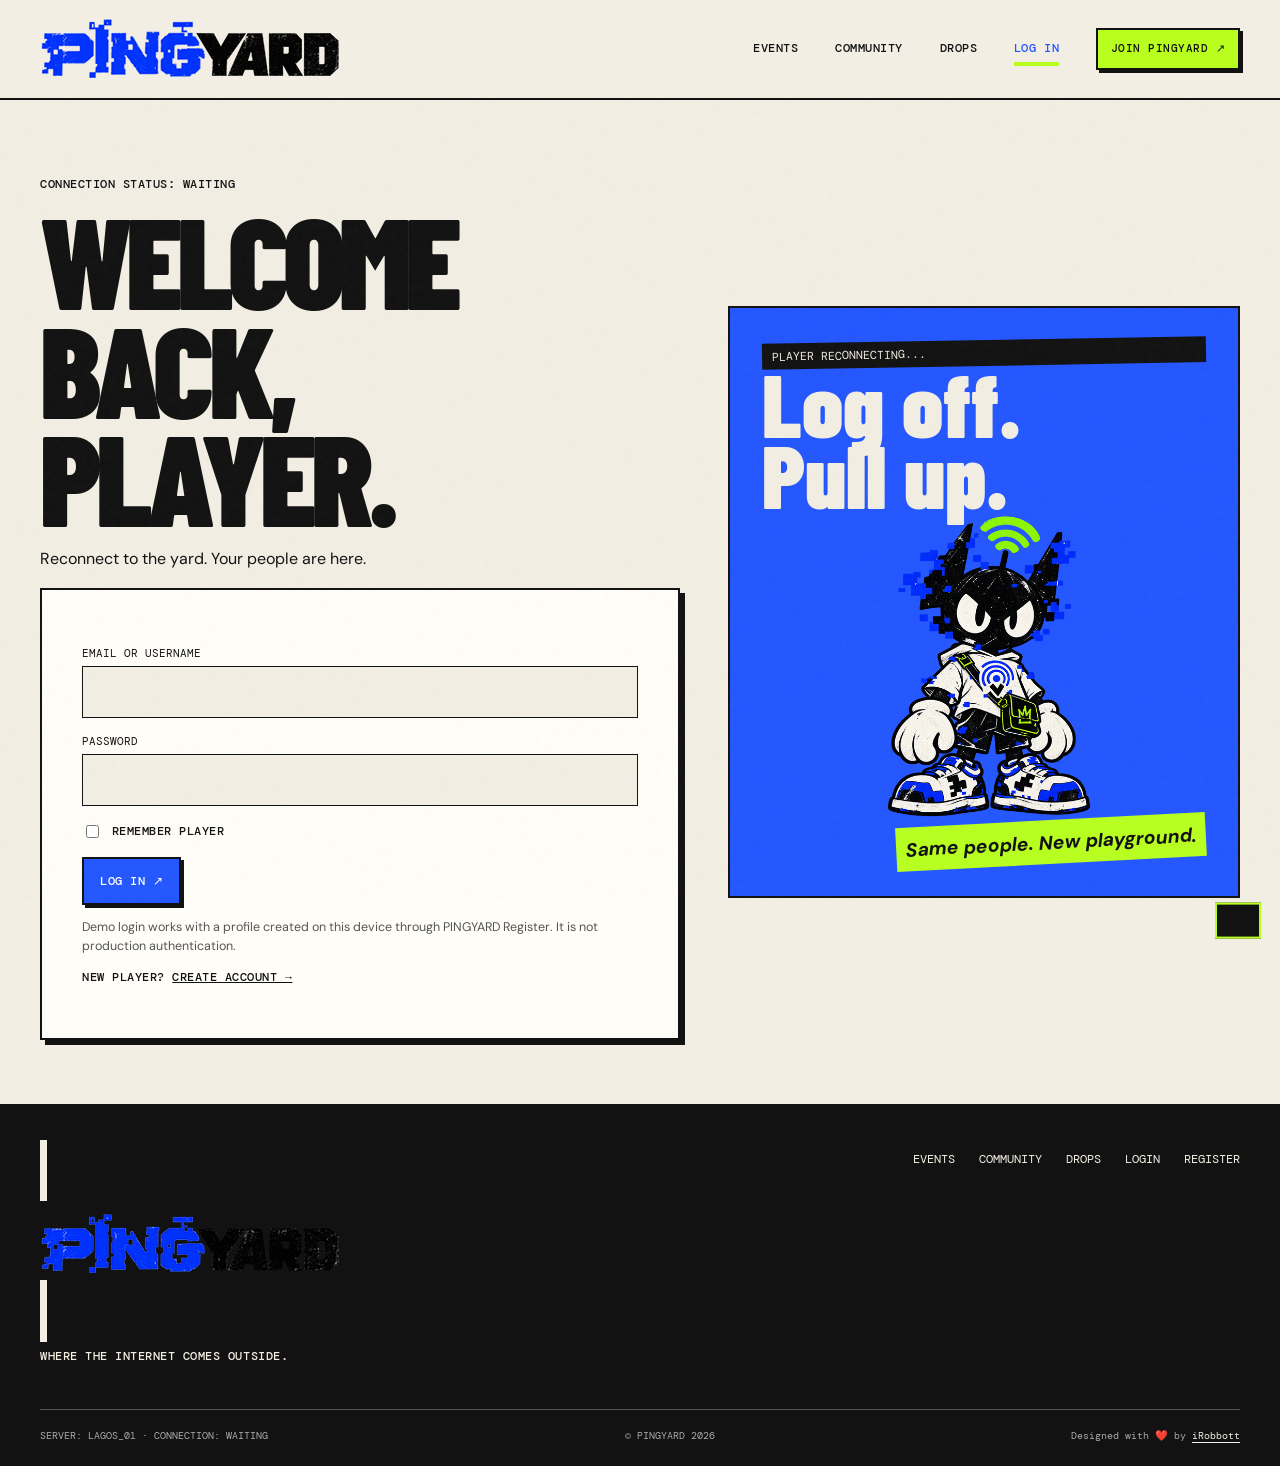
<file: login/index.html>
<!doctype html><html lang="en"><head><meta charset="utf-8"><meta name="viewport" content="width=device-width,initial-scale=1"><meta name="theme-color" content="#f2eee3"><meta name="description" content="Reconnect with the PINGYARD community."><title>Login — PINGYARD</title><link rel="stylesheet" href="../assets/css/main.css"><link rel="icon" type="image/png" href="../favicon.png"><meta property="og:image" content="https://irobbott.github.io/pingyard/og-img.png"><meta property="og:image:width" content="640"><meta property="og:image:height" content="320"><meta property="og:image:alt" content="PINGYARD. Where the internet comes outside"></head><body><header class="site-header"><nav class="wrap nav-inner" aria-label="Main navigation"><a class="wordmark" href="../" aria-label="PINGYARD home"><img src="../assets/images/brand/logo.png" alt="PINGYARD"></a><button class="nav-toggle" aria-label="Open menu" aria-expanded="false" aria-controls="primary-links"><span></span><span></span><span></span></button><div class="nav-links" id="primary-links"><a class="nav-link" href="../events/">Events</a><a class="nav-link" href="../community/">Community</a><a class="nav-link" href="../drops/">Drops</a><a class="nav-link" aria-current="page" href="./">Log in</a><a class="button lime-btn nav-join" href="../register/">Join PINGYARD ↗</a></div></nav></header><main class="wrap form-layout"><section><p class="eyebrow">CONNECTION STATUS: WAITING</p><h1 class="page-title">Welcome back,<br>player.</h1><p>Reconnect to the yard. Your people are here.</p><form class="form-card" id="login-form" data-community="../community/"><div class="form-field"><label for="login-id">Email or username</label><input id="login-id" name="login" autocomplete="username" required></div><div class="form-field"><label for="login-password">Password</label><input id="login-password" name="password" type="password" autocomplete="current-password" required></div><label class="eyebrow" style="display:flex;gap:.6rem;align-items:center;margin:1rem 0"><input type="checkbox" name="remember"> Remember player</label><button class="button" type="submit">Log in ↗</button><p class="form-help">Demo login works with a profile created on this device through PINGYARD Register. It is not production authentication.</p><p class="eyebrow">NEW PLAYER? <a href="../register/">Create account →</a></p></form></section><aside class="auth-art"><span class="tape-label">PLAYER RECONNECTING...</span><h2>Log off.<br>Pull up.</h2><img class="auth-mascot" src="../assets/images/brand/mascot-1.png" alt="PINGYARD glitch imp mascot"><span class="auth-note">Same people. New playground.</span></aside></main><footer class="site-footer"><div class="wrap"><div class="footer-top"><div class="footer-brand"><a class="wordmark" href="../" aria-label="PINGYARD home"><img src="../assets/images/brand/logo.png" alt="PINGYARD"></a><p class="eyebrow">Where the internet comes outside.</p></div><div class="footer-links"><a href="../events/">Events</a><a href="../community/">Community</a><a href="../drops/">Drops</a><a href="./">Login</a><a href="../register/">Register</a></div></div><div class="footer-bottom"><span>SERVER: LAGOS_01 · CONNECTION: WAITING</span><span>© PINGYARD 2026</span><span>Designed with &#x2764;&#xFE0F; by <a href="https://irobbott.github.io">iRobbott</a></span></div></div></footer><div class="toast" id="toast" role="status" aria-live="polite"></div><script src="../assets/js/main.js" defer></script></body></html>
</file>
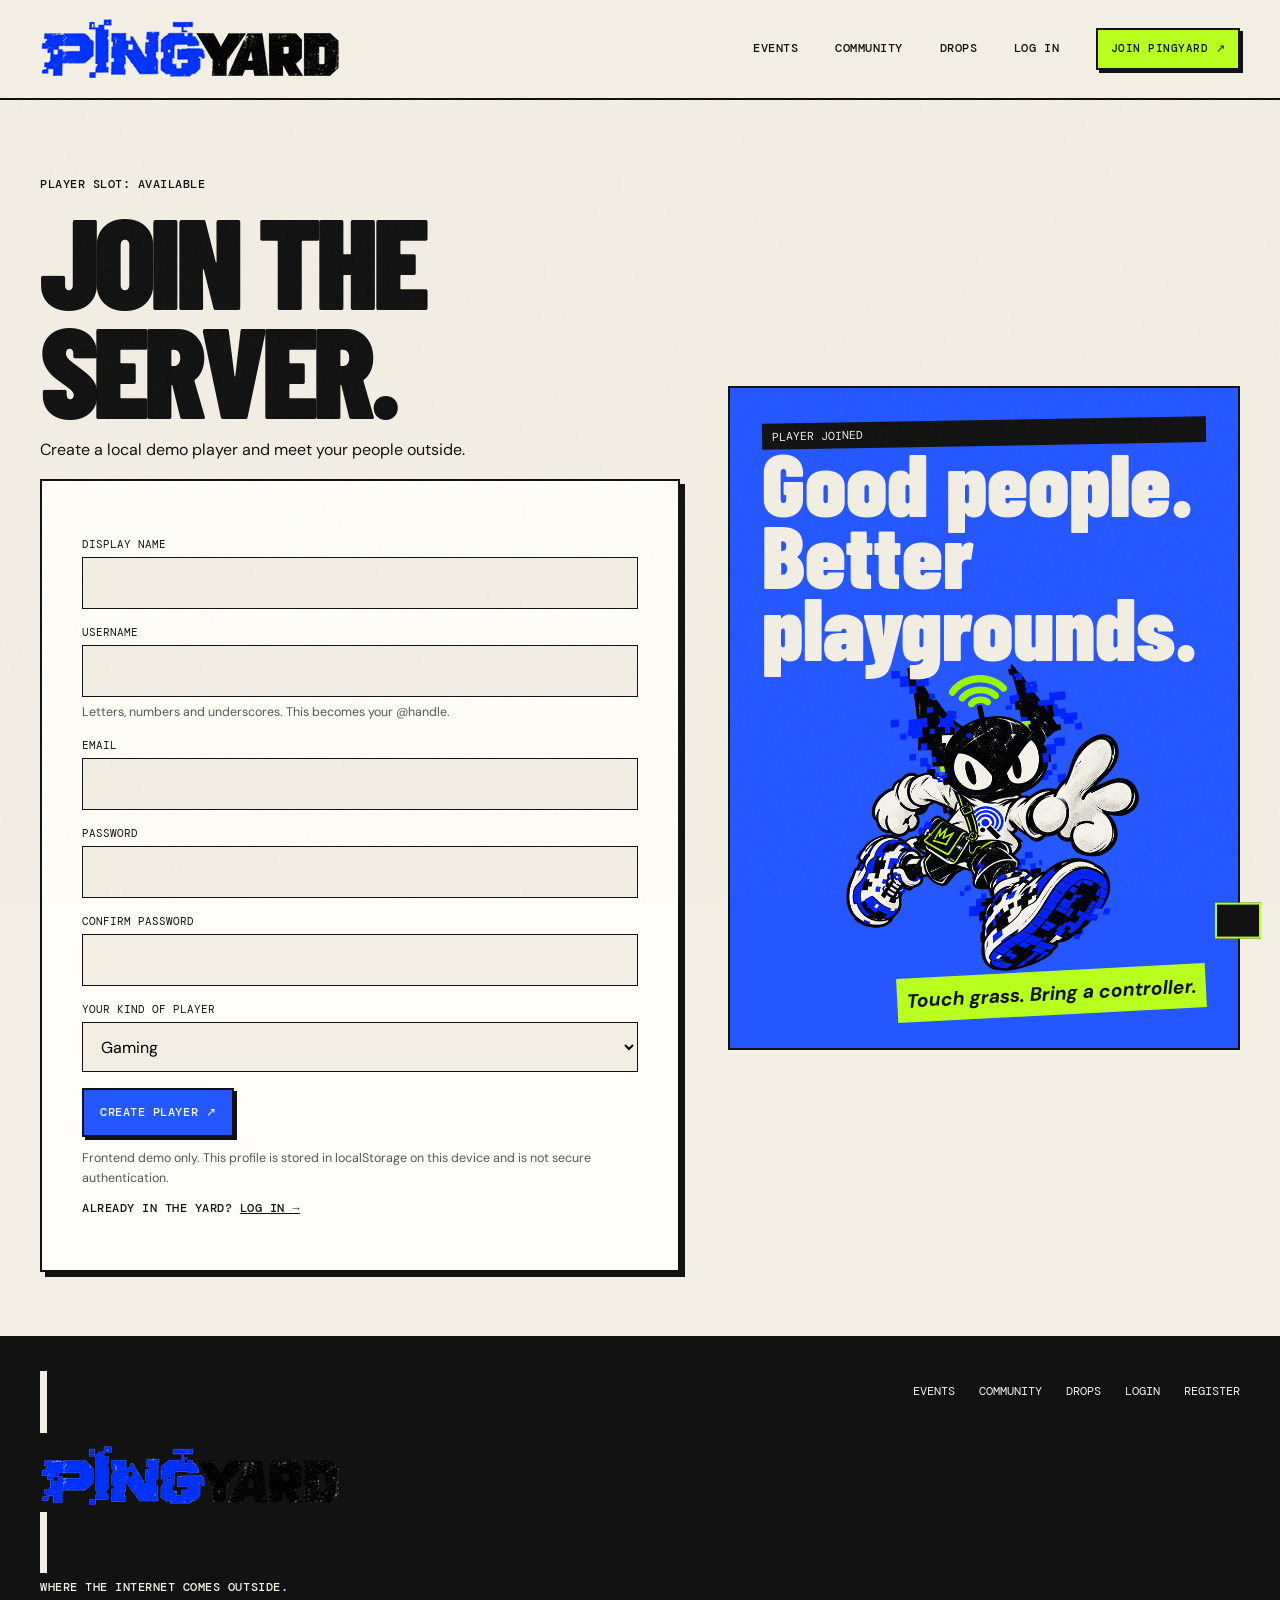
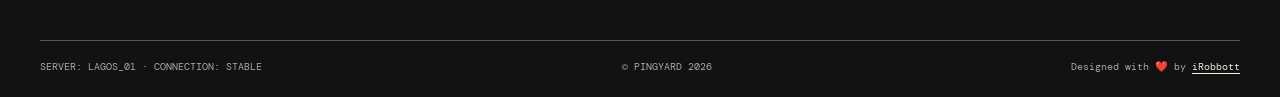
<file: register/index.html>
<!doctype html><html lang="en"><head><meta charset="utf-8"><meta name="viewport" content="width=device-width,initial-scale=1"><meta name="theme-color" content="#f2eee3"><meta name="description" content="Join the PINGYARD server and find your people offline."><title>Register — PINGYARD</title><link rel="stylesheet" href="../assets/css/main.css"><link rel="icon" type="image/png" href="../favicon.png"><meta property="og:image" content="https://irobbott.github.io/pingyard/og-img.png"><meta property="og:image:width" content="640"><meta property="og:image:height" content="320"><meta property="og:image:alt" content="PINGYARD. Where the internet comes outside"></head><body><header class="site-header"><nav class="wrap nav-inner" aria-label="Main navigation"><a class="wordmark" href="../" aria-label="PINGYARD home"><img src="../assets/images/brand/logo.png" alt="PINGYARD"></a><button class="nav-toggle" aria-label="Open menu" aria-expanded="false" aria-controls="primary-links"><span></span><span></span><span></span></button><div class="nav-links" id="primary-links"><a class="nav-link" href="../events/">Events</a><a class="nav-link" href="../community/">Community</a><a class="nav-link" href="../drops/">Drops</a><a class="nav-link" href="../login/">Log in</a><a class="button lime-btn nav-join" href="./">Join PINGYARD ↗</a></div></nav></header><main class="wrap form-layout"><section><p class="eyebrow">PLAYER SLOT: AVAILABLE</p><h1 class="page-title">Join the<br>server.</h1><p>Create a local demo player and meet your people outside.</p><form class="form-card" id="register-form" data-community="../community/"><div class="form-field"><label for="reg-name">Display name</label><input id="reg-name" name="name" autocomplete="name" required maxlength="40"></div><div class="form-field"><label for="reg-username">Username</label><input id="reg-username" name="username" autocomplete="nickname" required maxlength="24" pattern="[A-Za-z0-9_]+" aria-describedby="user-hint"><span id="user-hint" class="form-help">Letters, numbers and underscores. This becomes your @handle.</span></div><div class="form-field"><label for="reg-email">Email</label><input id="reg-email" name="email" type="email" autocomplete="email" required></div><div class="form-field"><label for="reg-password">Password</label><input id="reg-password" name="password" type="password" autocomplete="new-password" minlength="6" required></div><div class="form-field"><label for="reg-confirm">Confirm password</label><input id="reg-confirm" name="confirm" type="password" autocomplete="new-password" minlength="6" required></div><div class="form-field"><label for="reg-category">Your kind of player</label><select id="reg-category" name="category"><option>Gaming</option><option>Creator</option><option>Music</option><option>Just here for the chaos</option></select></div><button class="button" type="submit">Create player ↗</button><p class="form-help">Frontend demo only. This profile is stored in localStorage on this device and is not secure authentication.</p><p class="eyebrow">ALREADY IN THE YARD? <a href="../login/">Log in →</a></p></form><div class="form-card hidden" id="register-success"><p class="eyebrow">CONNECTION: STABLE</p><h2 style="font:900 3rem/.9 var(--display)">Player joined.</h2><p>Welcome to the yard. Sending you to the community…</p></div></section><aside class="auth-art"><span class="tape-label">PLAYER JOINED</span><h2>Good people.<br>Better<br>playgrounds.</h2><img class="auth-mascot" src="../assets/images/brand/mascot-2.png" alt="PINGYARD glitch imp mascot jumping"><span class="auth-note">Touch grass. Bring a controller.</span></aside></main><footer class="site-footer"><div class="wrap"><div class="footer-top"><div class="footer-brand"><a class="wordmark" href="../" aria-label="PINGYARD home"><img src="../assets/images/brand/logo.png" alt="PINGYARD"></a><p class="eyebrow">Where the internet comes outside.</p></div><div class="footer-links"><a href="../events/">Events</a><a href="../community/">Community</a><a href="../drops/">Drops</a><a href="../login/">Login</a><a href="./">Register</a></div></div><div class="footer-bottom"><span>SERVER: LAGOS_01 · CONNECTION: STABLE</span><span>© PINGYARD 2026</span><span>Designed with &#x2764;&#xFE0F; by <a href="https://irobbott.github.io">iRobbott</a></span></div></div></footer><div class="toast" id="toast" role="status" aria-live="polite"></div><script src="../assets/js/main.js" defer></script></body></html>
</file>
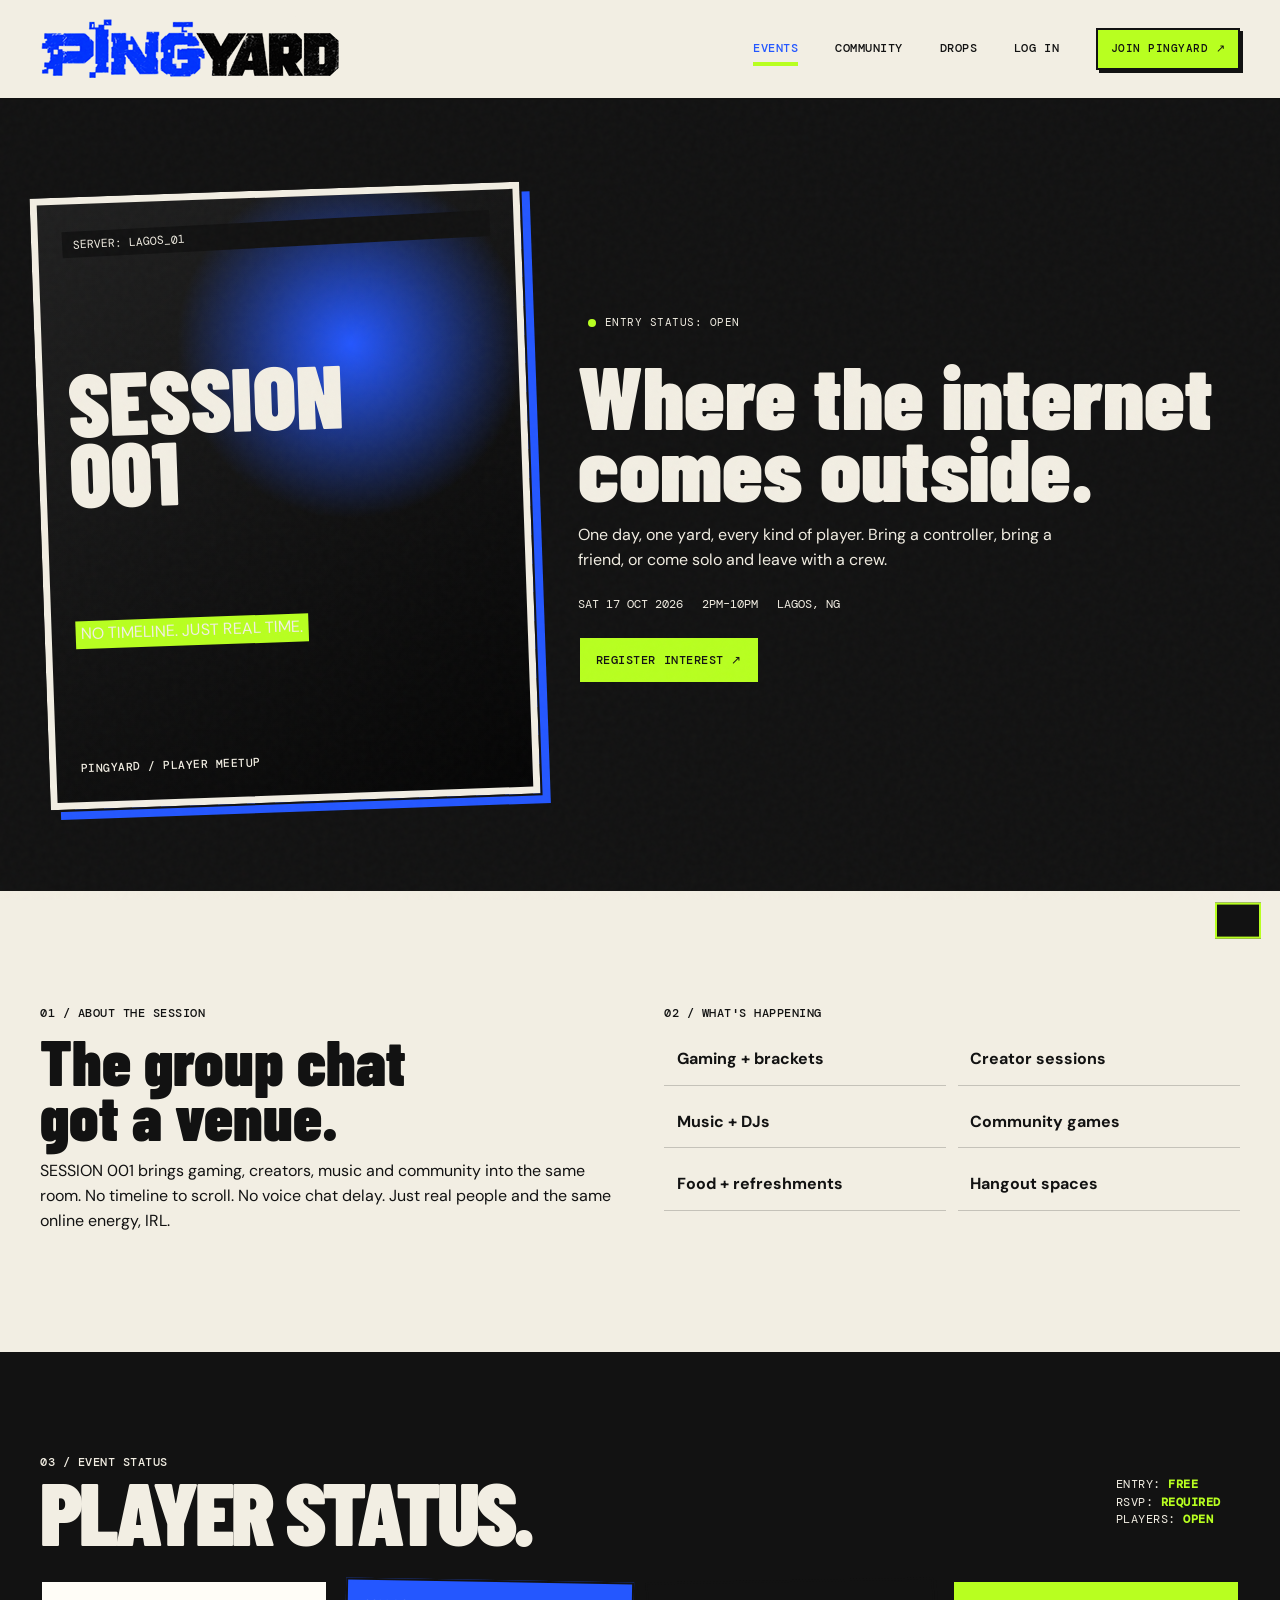
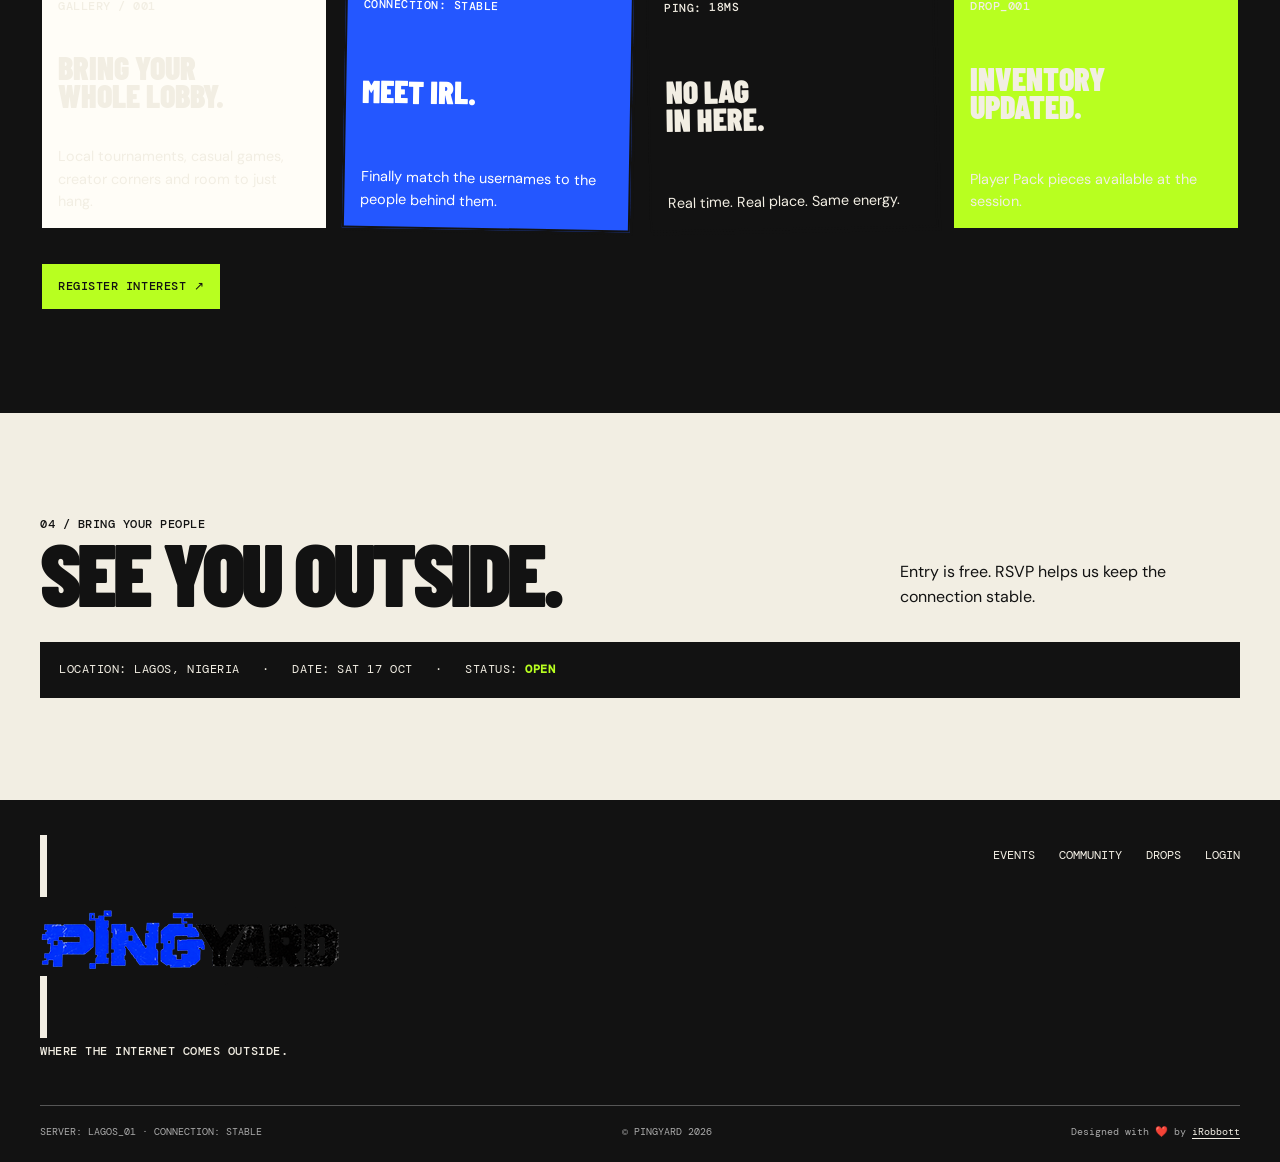
<file: events/session-001/index.html>
<!doctype html><html lang="en"><head><meta charset="utf-8"><meta name="viewport" content="width=device-width,initial-scale=1"><meta name="theme-color" content="#121212"><meta name="description" content="PINGYARD SESSION 001: one day for games, creators, music and community in Lagos."><title>SESSION 001 — PINGYARD</title><link rel="stylesheet" href="../../assets/css/main.css"><link rel="icon" type="image/png" href="../../favicon.png"><meta property="og:image" content="https://irobbott.github.io/pingyard/og-img.png"><meta property="og:image:width" content="640"><meta property="og:image:height" content="320"><meta property="og:image:alt" content="PINGYARD. Where the internet comes outside"></head><body><header class="site-header"><nav class="wrap nav-inner" aria-label="Main navigation"><a class="wordmark" href="../../" aria-label="PINGYARD home"><img src="../../assets/images/brand/logo.png" alt="PINGYARD"></a><button class="nav-toggle" aria-label="Open menu" aria-expanded="false" aria-controls="primary-links"><span></span><span></span><span></span></button><div class="nav-links" id="primary-links"><a class="nav-link" aria-current="page" href="../">Events</a><a class="nav-link" href="../../community/">Community</a><a class="nav-link" href="../../drops/">Drops</a><a class="nav-link" href="../../login/">Log in</a><a class="button lime-btn nav-join" href="../../register/">Join PINGYARD ↗</a></div></nav></header><main><section class="detail-hero"><div class="wrap detail-grid"><div class="detail-poster"><span class="tape-label">SERVER: LAGOS_01</span><h2>SESSION<br>001</h2><span class="marker" style="width:max-content">NO TIMELINE. JUST REAL TIME.</span><span class="eyebrow">PINGYARD / PLAYER MEETUP</span></div><div class="detail-content"><span class="status-label">Entry status: open</span><h1>Where the internet comes outside.</h1><p>One day, one yard, every kind of player. Bring a controller, bring a friend, or come solo and leave with a crew.</p><div class="detail-facts"><span>Sat 17 Oct 2026</span><span>2PM–10PM</span><span>Lagos, NG</span></div><button class="button lime-btn" data-open-rsvp>Register interest ↗</button></div></div></section><section class="section wrap"><div class="detail-section-grid"><div><p class="eyebrow">01 / About the session</p><h2 class="section-head" style="font:900 clamp(2.8rem,5vw,4.5rem)/.85 var(--display);display:block;margin:0 0 1rem">The group chat<br>got a venue.</h2><p>SESSION 001 brings gaming, creators, music and community into the same room. No timeline to scroll. No voice chat delay. Just real people and the same online energy, IRL.</p></div><div><p class="eyebrow">02 / What's happening</p><div class="activity-list"><span>Gaming + brackets</span><span>Creator sessions</span><span>Music + DJs</span><span>Community games</span><span>Food + refreshments</span><span>Hangout spaces</span></div></div></div></section><section class="section dark-section"><div class="wrap"><div class="section-head"><div><p class="eyebrow">03 / Event status</p><h2>Player status.</h2></div><div class="system-panel">ENTRY: <strong>FREE</strong><br>RSVP: <strong>REQUIRED</strong><br>PLAYERS: <strong>OPEN</strong></div></div><div class="type-grid"><div class="type-card"><span class="eyebrow">GALLERY / 001</span><h3>Bring your<br>whole lobby.</h3><p>Local tournaments, casual games, creator corners and room to just hang.</p></div><div class="type-card"><span class="eyebrow">CONNECTION: STABLE</span><h3>Meet IRL.</h3><p>Finally match the usernames to the people behind them.</p></div><div class="type-card"><span class="eyebrow">PING: 18MS</span><h3>No lag<br>in here.</h3><p>Real time. Real place. Same energy.</p></div><div class="type-card"><span class="eyebrow">DROP_001</span><h3>Inventory<br>updated.</h3><p>Player Pack pieces available at the session.</p></div></div><div style="margin-top:2rem"><button class="button lime-btn" data-open-rsvp>Register interest ↗</button></div></div></section><section class="section wrap"><div class="section-head"><div><p class="eyebrow">04 / Bring your people</p><h2>See you outside.</h2></div><p>Entry is free. RSVP helps us keep the connection stable.</p></div><div class="system-panel">LOCATION: LAGOS, NIGERIA &nbsp; · &nbsp; DATE: SAT 17 OCT &nbsp; · &nbsp; STATUS: <strong>OPEN</strong></div></section></main><div class="modal-backdrop" id="rsvp-modal" role="dialog" aria-modal="true" aria-labelledby="rsvp-title" aria-hidden="true"><div class="modal"><div class="modal-head"><div><p class="eyebrow">SESSION_001 / RSVP</p><h2 id="rsvp-title">Player registration.</h2></div><button class="modal-close" type="button" data-close-modal aria-label="Close dialog">×</button></div><p class="form-help">Demo form: your interest is stored only in this browser. Nothing is sent to a server.</p><form id="rsvp-form"><div class="form-field"><label for="rsvp-name">Name</label><input id="rsvp-name" name="name" required autocomplete="name"></div><div class="form-field"><label for="rsvp-email">Email</label><input id="rsvp-email" name="email" type="email" required autocomplete="email"></div><div class="form-field"><label for="rsvp-player">Player name / username</label><input id="rsvp-player" name="player" required></div><div class="form-field"><label for="rsvp-interest">What are you coming for?</label><select id="rsvp-interest" name="interest"><option>Gaming</option><option>Creators</option><option>Music</option><option>Community</option><option>All of it</option></select></div><button class="button" type="submit">Register player ↗</button></form></div></div><footer class="site-footer"><div class="wrap"><div class="footer-top"><div class="footer-brand"><a class="wordmark" href="../../" aria-label="PINGYARD home"><img src="../../assets/images/brand/logo.png" alt="PINGYARD"></a><p class="eyebrow">Where the internet comes outside.</p></div><div class="footer-links"><a href="../">Events</a><a href="../../community/">Community</a><a href="../../drops/">Drops</a><a href="../../login/">Login</a></div></div><div class="footer-bottom"><span>SERVER: LAGOS_01 · CONNECTION: STABLE</span><span>© PINGYARD 2026</span><span>Designed with &#x2764;&#xFE0F; by <a href="https://irobbott.github.io">iRobbott</a></span></div></div></footer><div class="toast" id="toast" role="status" aria-live="polite"></div><script src="../../assets/js/main.js" defer></script></body></html>
</file>
<file: assets/css/main.css>
@import url('https://fonts.googleapis.com/css2?family=Barlow+Condensed:wght@600;700;800;900&family=DM+Mono:wght@400;500&family=DM+Sans:wght@400;500;600;700;800&display=swap');
:root{--blue:#2457ff;--lime:#b8ff20;--orange:#ff5a1f;--ink:#121212;--paper:#f2eee3;--white:#fffdf7;--muted:#77756f;--line:rgba(18,18,18,.2);--mono:'DM Mono',monospace;--display:'Barlow Condensed',Impact,sans-serif;--body:'DM Sans',Arial,sans-serif;--space:clamp(1rem,3vw,2rem);--max:1200px;--shadow:5px 5px 0 var(--ink)}
*{box-sizing:border-box}html{scroll-behavior:smooth}body{margin:0;background:var(--paper);color:var(--ink);font:16px/1.55 var(--body);overflow-x:hidden}body:before{content:"";position:fixed;inset:0;pointer-events:none;z-index:10;opacity:.12;background-image:url("data:image/svg+xml,%3Csvg viewBox='0 0 180 180' xmlns='http://www.w3.org/2000/svg'%3E%3Cfilter id='n'%3E%3CfeTurbulence type='fractalNoise' baseFrequency='.8' numOctaves='3' stitchTiles='stitch'/%3E%3C/filter%3E%3Crect width='100%25' height='100%25' filter='url(%23n)' opacity='.22'/%3E%3C/svg%3E")}img{max-width:100%;display:block}a{color:inherit}button,input,textarea,select{font:inherit}button,a{touch-action:manipulation}button:focus-visible,a:focus-visible,input:focus-visible,textarea:focus-visible,select:focus-visible{outline:3px solid var(--blue);outline-offset:3px}.wrap{width:min(var(--max),calc(100% - 2*var(--space)));margin-inline:auto}.eyebrow,.mono,.status-label,.tag,.nav-link,.button,.filter-btn,.system-panel,.meta{font-family:var(--mono);text-transform:uppercase;letter-spacing:.045em}.eyebrow{font-size:.72rem;font-weight:500}.blue{color:var(--blue)}.lime{color:#548100}.marker{background:var(--lime);padding:.1em .34em;box-decoration-break:clone;-webkit-box-decoration-break:clone}.tape-label{display:inline-block;padding:.35rem .65rem;background:var(--ink);color:var(--paper);font: .72rem var(--mono);transform:rotate(-1deg);text-transform:uppercase}.status-label{display:inline-flex;align-items:center;gap:.55rem;background:var(--ink);color:var(--paper);padding:.45rem .65rem;font-size:.69rem}.status-label:before{content:"";width:8px;height:8px;background:var(--lime);border-radius:50%;animation:blink 1.5s steps(2) infinite}.status-label.orange:before{background:var(--orange)}@keyframes blink{50%{opacity:.22}}.button{display:inline-flex;align-items:center;justify-content:center;min-height:48px;padding:.8rem 1rem;background:var(--blue);border:2px solid var(--ink);box-shadow:3px 3px 0 var(--ink);color:white;text-decoration:none;font-size:.76rem;font-weight:500;transition:transform .16s,box-shadow .16s;cursor:pointer}.button:hover{transform:translate(2px,2px);box-shadow:1px 1px 0 var(--ink)}.button.dark{background:var(--ink);color:var(--paper)}.button.lime-btn{background:var(--lime);color:var(--ink)}.button.outline{background:transparent;color:var(--ink);box-shadow:none}.site-header{position:sticky;top:0;z-index:20;background:var(--paper);border-bottom:2px solid var(--ink)}.nav-inner{min-height:74px;display:flex;align-items:center;justify-content:space-between;gap:1rem}.wordmark{text-decoration:none;font:900 2rem/.85 var(--display);letter-spacing:-.07em;color:var(--ink);white-space:nowrap}.wordmark b{color:var(--blue)}.nav-links{display:flex;align-items:center;gap:clamp(1rem,3vw,2.3rem)}.nav-link{text-decoration:none;font-size:.72rem;font-weight:500;position:relative}.nav-link:hover,.nav-link[aria-current=page]{color:var(--blue)}.nav-link[aria-current=page]:after{content:"";position:absolute;bottom:-8px;left:0;width:100%;height:4px;background:var(--lime)}.nav-join{min-height:42px;padding:.55rem .8rem;font-size:.7rem}.nav-toggle{display:none;border:2px solid var(--ink);background:transparent;padding:.5rem;min-width:44px;min-height:44px}.nav-toggle span{display:block;width:21px;height:2px;background:var(--ink);margin:4px}.hero{background:var(--blue);color:var(--paper);position:relative;overflow:hidden;border-bottom:6px solid var(--ink)}.hero-grid{display:grid;grid-template-columns:1.12fr .88fr;gap:2rem;align-items:center;min-height:min(690px,calc(100vh - 74px));padding-block:clamp(3rem,8vw,7rem)}.hero h1{font:900 clamp(4.6rem,10vw,9.8rem)/.78 var(--display);letter-spacing:-.055em;margin:1.3rem 0 1.5rem;text-transform:uppercase;max-width:760px}.hero h1 span{display:block;color:var(--ink);text-shadow:3px 3px 0 var(--paper);}.hero-copy{font-size:clamp(1.1rem,2vw,1.35rem);max-width:490px}.hero-actions{display:flex;gap:1rem;flex-wrap:wrap;margin-top:2rem}.hero .button.outline{border-color:var(--paper);color:var(--paper)}.hero-art{position:relative;min-height:435px;display:grid;place-items:center}.paper-card{position:absolute;background:var(--paper);color:var(--ink);box-shadow:8px 9px 0 var(--ink);border:2px solid var(--ink);padding:1.15rem;transform:rotate(3deg);width:min(360px,90%)}.paper-card h2{font:900 2.35rem/.9 var(--display);margin:.3rem 0}.paper-card .scribble{font:italic 700 1.1rem var(--body);transform:rotate(-5deg);color:var(--blue)}.imp{width:215px;height:205px;background:var(--ink);border:7px solid var(--paper);outline:3px solid var(--ink);border-radius:48% 46% 42% 48%;position:relative;transform:rotate(-6deg);box-shadow:10px 12px 0 rgba(18,18,18,.65);z-index:1}.imp:before,.imp:after{content:"";position:absolute;top:-28px;width:52px;height:62px;background:var(--ink);border:6px solid var(--paper);clip-path:polygon(50% 0,100% 100%,0 100%)}.imp:before{left:30px;transform:rotate(-18deg)}.imp:after{right:27px;transform:rotate(18deg)}.imp-eye{position:absolute;top:51px;left:43px;width:48px;height:61px;background:var(--paper);border-radius:55% 50% 60% 42%;transform:rotate(-12deg)}.imp-eye:after{content:"";position:absolute;right:-69px;top:5px;width:48px;height:61px;background:var(--paper);border-radius:50% 55% 42% 60%;transform:rotate(23deg)}.imp-ping{position:absolute;top:-56px;left:72px;color:var(--lime);font:900 4.4rem/.7 var(--display);z-index:2}.imp-x{position:absolute;bottom:-23px;left:78px;font:900 5rem/.7 var(--display);color:var(--blue);text-shadow:2px 2px var(--paper);z-index:2}.spark{position:absolute;font:900 3rem var(--display);color:var(--lime)}.spark.one{left:4%;top:10%}.spark.two{right:6%;bottom:13%;color:var(--paper)}.hero-stats{display:flex;gap:1.5rem;flex-wrap:wrap;margin-top:2.7rem;padding-top:1rem;border-top:1px solid rgba(255,255,255,.35);font: .68rem var(--mono);text-transform:uppercase}.hero-stats strong{color:var(--lime);font-weight:500}.section{padding-block:clamp(4rem,8vw,7rem)}.section-head{display:flex;align-items:end;justify-content:space-between;gap:2rem;margin-bottom:2rem}.section-head h2,.page-title{font:900 clamp(3rem,7vw,6.2rem)/.85 var(--display);letter-spacing:-.045em;text-transform:uppercase;margin:0}.section-head p{max-width:340px;margin:0}.section-kicker{margin:0 0 .8rem}.category-grid{display:grid;grid-template-columns:repeat(4,1fr);gap:1rem}.category{border-top:3px solid var(--ink);padding:1rem .2rem 0}.category-no{font: .72rem var(--mono);color:var(--blue)}.category h3{font:900 2.2rem/.9 var(--display);margin:.65rem 0}.category p{font-size:.93rem;color:#484743}.dark-section{background:var(--ink);color:var(--paper)}.session-feature{display:grid;grid-template-columns:1fr 1fr;min-height:430px;background:var(--ink);color:var(--paper);border:2px solid var(--ink);box-shadow:var(--shadow)}.session-poster{min-height:410px;display:flex;flex-direction:column;justify-content:space-between;padding:clamp(1.5rem,4vw,3rem);background:linear-gradient(135deg,rgba(18,18,18,.12),rgba(18,18,18,.78)),radial-gradient(circle at 65% 30%,var(--blue),transparent 38%),linear-gradient(20deg,#242424,#030303 65%);position:relative;overflow:hidden}.session-poster:after{content:"PINGYARD";position:absolute;left:5%;bottom:12%;font:900 clamp(3rem,7vw,7rem)/.8 var(--display);letter-spacing:-.07em;color:transparent;-webkit-text-stroke:1px rgba(242,238,227,.45);transform:rotate(-8deg)}.poster-title{position:relative;z-index:1;font:900 clamp(3.1rem,6vw,5rem)/.8 var(--display);text-transform:uppercase}.poster-sun{position:absolute;right:13%;top:25%;width:140px;height:140px;border:12px solid var(--blue);border-radius:50%;box-shadow:0 0 0 12px var(--ink),0 0 0 20px var(--lime);opacity:.9}.session-info{padding:clamp(1.5rem,4vw,3.25rem);display:flex;flex-direction:column;justify-content:center}.session-info h3{font:900 clamp(2.5rem,5vw,4.2rem)/.86 var(--display);margin:1.5rem 0 .8rem}.event-meta{display:grid;grid-template-columns:1fr 1fr;gap:1rem;padding:1.4rem 0;border-top:1px solid #5a5a5a;border-bottom:1px solid #5a5a5a;margin:1rem 0 1.5rem}.event-meta strong{display:block;font: .7rem var(--mono);color:var(--lime);margin-bottom:.3rem}.type-grid{display:grid;grid-template-columns:repeat(4,1fr);gap:1rem}.type-card{min-height:250px;border:2px solid var(--ink);padding:1rem;display:flex;flex-direction:column;justify-content:space-between;background:var(--white);box-shadow:3px 3px var(--ink);transition:transform .2s}.type-card:nth-child(2){background:var(--blue);color:white;transform:rotate(1deg)}.type-card:nth-child(3){background:var(--ink);color:var(--paper);transform:rotate(-1deg)}.type-card:nth-child(4){background:var(--lime)}.type-card:hover{transform:translateY(-5px) rotate(0)}.type-card h3{font:900 2rem/.88 var(--display);text-transform:uppercase;margin:.6rem 0}.type-card p{margin:0;font-size:.9rem}.community-tease{display:grid;grid-template-columns:.8fr 1.2fr;gap:3rem;align-items:center}.tease-note{font:900 clamp(3rem,6vw,5.8rem)/.82 var(--display);text-transform:uppercase}.post-mini{padding:1.25rem;background:var(--paper);color:var(--ink);border:2px solid var(--ink);margin:.75rem 0;box-shadow:3px 3px var(--blue)}.post-mini:nth-child(2){transform:rotate(1deg)}.post-mini:nth-child(3){transform:rotate(-1deg)}.post-mini p{margin:.5rem 0}.player{font: .72rem var(--mono);color:var(--blue)}.pack-feature{display:grid;grid-template-columns:1.1fr .9fr;gap:3rem;align-items:center}.pack-art{min-height:430px;background:linear-gradient(140deg,rgba(18,18,18,.2),rgba(18,18,18,.7)),repeating-linear-gradient(45deg,#c9c3b5 0 10px,#ede7d9 10px 20px);border:2px solid var(--ink);padding:2rem;display:flex;flex-direction:column;justify-content:space-between;box-shadow:var(--shadow);transform:rotate(-1deg)}.pack-art h3{font:900 clamp(4rem,8vw,7rem)/.75 var(--display);margin:1rem 0;text-transform:uppercase;max-width:6ch}.pack-items{display:flex;gap:.4rem;flex-wrap:wrap}.pack-copy h2{font:900 clamp(3rem,6vw,5rem)/.85 var(--display);margin:.8rem 0 1rem}.newsletter{background:var(--lime);padding:clamp(2rem,6vw,4rem);border-block:2px solid var(--ink)}.newsletter-inner{display:flex;align-items:end;justify-content:space-between;gap:2rem}.newsletter h2{font:900 clamp(2.8rem,6vw,5rem)/.84 var(--display);margin:.5rem 0}.newsletter-form{display:flex;max-width:490px;width:100%}.newsletter-form input{min-width:0;flex:1;padding:.8rem;border:2px solid var(--ink);background:var(--paper)}.newsletter-form .button{box-shadow:none}.site-footer{background:var(--ink);color:var(--paper);padding:3rem 0 1.5rem}.footer-top{display:flex;justify-content:space-between;gap:2rem;align-items:start;padding-bottom:2rem;border-bottom:1px solid #565656}.footer-brand .wordmark{color:var(--paper);font-size:2.7rem}.footer-links{display:flex;gap:1.5rem;flex-wrap:wrap;font: .72rem var(--mono);text-transform:uppercase}.footer-links a{text-decoration:none}.footer-bottom{display:flex;justify-content:space-between;gap:1rem;padding-top:1.2rem;font: .65rem var(--mono);color:#aaa}.page-hero{padding:clamp(3.5rem,8vw,6rem) 0 2.5rem;border-bottom:2px solid var(--ink);background:var(--paper)}.page-hero p{max-width:580px;margin:1.1rem 0 0}.page-title{font-size:clamp(3.8rem,10vw,8rem)}.filters{display:flex;align-items:center;gap:.65rem;flex-wrap:wrap;margin:1.5rem 0 2rem}.filter-btn{background:transparent;border:1px solid var(--ink);padding:.55rem .75rem;font-size:.68rem;cursor:pointer}.filter-btn[aria-pressed=true]{background:var(--ink);color:var(--lime)}.event-grid{display:grid;grid-template-columns:repeat(2,1fr);gap:1.2rem}.event-card{border:2px solid var(--ink);background:var(--white);box-shadow:4px 4px 0 var(--ink);display:grid;grid-template-columns:.85fr 1.15fr;min-height:240px}.event-thumb{padding:1rem;display:flex;flex-direction:column;justify-content:space-between;background:var(--blue);color:white;overflow:hidden;position:relative}.event-thumb:after{content:"";position:absolute;width:150px;height:150px;border:12px solid rgba(255,255,255,.75);border-radius:50%;right:-38px;bottom:22px;box-shadow:0 0 0 12px rgba(18,18,18,.8),0 0 0 20px var(--lime)}.event-card:nth-child(2) .event-thumb{background:var(--lime);color:var(--ink)}.event-card:nth-child(3) .event-thumb{background:var(--ink)}.event-card:nth-child(4) .event-thumb{background:var(--orange)}.event-thumb strong{font:900 2rem/.85 var(--display);position:relative;z-index:1}.event-details{padding:1.2rem;display:flex;flex-direction:column;align-items:start}.event-details h2{font:900 1.8rem/.9 var(--display);margin:.7rem 0}.event-details p{margin:.25rem 0 .9rem;font-size:.9rem}.event-details .button{margin-top:auto}.detail-hero{background:var(--ink);color:var(--paper);padding:clamp(3rem,7vw,6rem) 0}.detail-grid{display:grid;grid-template-columns:.85fr 1.15fr;gap:3rem;align-items:center}.detail-poster{aspect-ratio:4/5;background:radial-gradient(circle at 65% 25%,var(--blue),transparent 32%),linear-gradient(145deg,#202020,#050505);border:7px solid var(--paper);outline:2px solid var(--ink);padding:1.5rem;display:flex;flex-direction:column;justify-content:space-between;transform:rotate(-2deg);box-shadow:10px 10px var(--blue)}.detail-poster h2{font:900 clamp(3rem,7vw,6rem)/.8 var(--display);margin:0}.detail-content h1{font:900 clamp(3.2rem,7vw,6.5rem)/.8 var(--display);margin:1.3rem 0}.detail-content p{max-width:520px}.detail-facts{display:flex;gap:1.2rem;flex-wrap:wrap;font: .72rem var(--mono);text-transform:uppercase;margin:1.5rem 0}.detail-section-grid{display:grid;grid-template-columns:1fr 1fr;gap:3rem}.activity-list{display:grid;grid-template-columns:1fr 1fr;gap:.7rem}.activity-list span{padding:.8rem;border-bottom:1px solid var(--line);font-weight:700}.system-panel{background:var(--ink);color:var(--paper);padding:1.2rem;font-size:.72rem}.system-panel strong{color:var(--lime)}.community-layout{display:grid;grid-template-columns:minmax(0,760px) minmax(220px,300px);gap:2rem;align-items:start}.community-toolbar{display:flex;align-items:center;justify-content:space-between;gap:1rem;flex-wrap:wrap}.post-card{background:var(--white);border:2px solid var(--ink);padding:1.2rem;margin:1rem 0;box-shadow:3px 3px 0 var(--ink)}.post-head{display:flex;gap:.7rem;align-items:center}.avatar{width:42px;height:42px;border-radius:50%;background:var(--blue);color:white;display:grid;place-items:center;font:900 1.1rem var(--display);border:2px solid var(--ink)}.post-head .player{color:var(--ink);font-weight:700}.post-head small{display:block;color:var(--muted);font: .66rem var(--mono)}.post-category{margin-left:auto;font: .65rem var(--mono);text-transform:uppercase;background:var(--lime);padding:.3rem .45rem}.post-card>p{margin:1rem 0}.post-photo{height:180px;display:grid;place-items:center;background:linear-gradient(135deg,var(--blue),#101010);color:white;font:900 2rem var(--display);text-align:center;text-transform:uppercase}.post-actions{display:flex;gap:.7rem;border-top:1px solid var(--line);padding-top:.8rem}.text-button{border:0;background:transparent;cursor:pointer;font: .7rem var(--mono);text-transform:uppercase;padding:.35rem}.text-button[aria-pressed=true]{color:var(--blue)}.comments{display:none;border-top:1px solid var(--line);padding-top:.8rem;margin-top:.8rem}.comments.open{display:block}.comment-row{font-size:.86rem;padding:.5rem 0}.side-card{padding:1.2rem;border:2px solid var(--ink);background:var(--lime);margin:1rem 0}.side-card h3{font:900 1.7rem/.9 var(--display);margin:.4rem 0}.side-card p{font-size:.88rem}.form-card{background:var(--white);border:2px solid var(--ink);padding:clamp(1.3rem,4vw,2.5rem);box-shadow:var(--shadow)}.form-field{display:grid;gap:.35rem;margin:1rem 0}.form-field label{font: .7rem var(--mono);text-transform:uppercase}.form-field input,.form-field textarea,.form-field select{width:100%;padding:.8rem .85rem;border:1.5px solid var(--ink);background:var(--paper);min-height:48px}.form-field textarea{min-height:120px;resize:vertical}.form-help{font-size:.78rem;color:#555}.form-layout{display:grid;grid-template-columns:1fr .8fr;gap:3rem;align-items:center;padding-block:4rem}.auth-art{background:var(--blue);color:var(--paper);padding:2rem;min-height:480px;display:flex;flex-direction:column;justify-content:space-between;overflow:hidden;position:relative;border:2px solid var(--ink)}.auth-art h2{font:900 clamp(3rem,7vw,6rem)/.8 var(--display);margin:0;position:relative;z-index:1}.auth-art .imp{transform:scale(1.2) rotate(8deg);align-self:center;margin:2rem}.auth-note{background:var(--lime);color:var(--ink);padding:.6rem;font:italic 700 1.2rem var(--body);align-self:end;transform:rotate(-3deg)}.modal-backdrop{position:fixed;inset:0;z-index:50;background:rgba(18,18,18,.72);display:none;place-items:center;padding:1rem}.modal-backdrop.open{display:grid}.modal{background:var(--paper);border:3px solid var(--ink);box-shadow:8px 8px 0 var(--blue);width:min(560px,100%);max-height:min(90vh,850px);overflow:auto;padding:1.4rem}.modal-head{display:flex;align-items:start;justify-content:space-between}.modal-head h2{font:900 2.5rem/.9 var(--display);margin:.3rem 0}.modal-close{background:none;border:2px solid var(--ink);width:42px;height:42px;font-size:1.35rem;cursor:pointer}.toast{position:fixed;bottom:1.2rem;right:1.2rem;z-index:60;background:var(--ink);color:var(--lime);padding:1rem 1.3rem;border:2px solid var(--lime);font: .72rem var(--mono);transform:translateY(160%);transition:transform .2s}.toast.show{transform:translateY(0)}.empty-state{text-align:center;padding:2rem;border:1px dashed var(--ink);margin:1rem 0}.hidden{display:none!important}
@media(max-width:850px){.nav-links{gap:1rem}.nav-link{font-size:.66rem}.hero-grid{grid-template-columns:1.05fr .95fr}.hero-art{min-height:350px}.category-grid,.type-grid{grid-template-columns:repeat(2,1fr)}.community-layout{grid-template-columns:1fr}.community-sidebar{display:grid;grid-template-columns:1fr 1fr;gap:1rem}.event-grid{grid-template-columns:1fr}.form-layout{gap:1.5rem}}
@media(max-width:640px){:root{--space:1.15rem}.nav-inner{min-height:64px}.nav-toggle{display:block}.nav-join{display:none}.nav-links{display:none;position:absolute;top:64px;left:0;right:0;padding:1rem 1.15rem 1.3rem;background:var(--paper);border-bottom:2px solid var(--ink);flex-direction:column;align-items:stretch;gap:0}.nav-links.open{display:flex}.nav-link{padding:.85rem 0;border-bottom:1px solid var(--line);font-size:.78rem}.nav-link[aria-current=page]:after{display:none}.hero-grid{grid-template-columns:1fr;min-height:unset;padding-block:3.2rem 2rem;gap:1rem}.hero h1{font-size:clamp(4rem,19vw,6.8rem);margin:.9rem 0 1.1rem}.hero-copy{font-size:1rem}.hero-art{min-height:295px;margin-top:.7rem}.imp{transform:scale(.78) rotate(-6deg)}.paper-card{width:250px;padding:.8rem}.paper-card h2{font-size:1.8rem}.hero-stats{gap:.7rem 1.2rem;margin-top:1.8rem}.section-head{display:block}.section-head p{margin-top:1rem}.category-grid{gap:1.5rem .9rem}.category h3{font-size:1.9rem}.session-feature,.pack-feature,.community-tease,.detail-grid,.detail-section-grid,.form-layout{grid-template-columns:1fr}.session-poster{min-height:330px}.session-info{padding:1.4rem}.type-grid{gap:.7rem}.type-card{min-height:210px;padding:.8rem}.type-card h3{font-size:1.7rem}.tease-note{font-size:3.3rem}.pack-art{min-height:340px}.newsletter-inner{display:block}.newsletter-form{margin-top:1.5rem}.footer-top,.footer-bottom{display:block}.footer-links{margin-top:1.5rem;gap:1rem}.footer-bottom span{display:block;margin-top:.6rem}.page-title{font-size:clamp(3.7rem,19vw,6rem)}.event-card{grid-template-columns:.75fr 1.25fr;min-height:225px}.event-thumb strong{font-size:1.55rem}.event-details{padding:.9rem}.event-details h2{font-size:1.5rem}.detail-poster{aspect-ratio:1/1;max-width:340px;margin:0 auto}.detail-content h1{font-size:3.7rem}.activity-list{grid-template-columns:1fr 1fr}.community-sidebar{grid-template-columns:1fr}.auth-art{min-height:330px}.auth-art .imp{transform:scale(.8) rotate(8deg);margin:1rem}.form-layout{padding-block:2rem}.form-layout>section{order:0}.form-layout>.auth-art{order:-1}.post-card{padding:1rem}.filters{gap:.45rem}.filter-btn{padding:.5rem .6rem;font-size:.62rem}}
@media(prefers-reduced-motion:reduce){*,*:before,*:after{scroll-behavior:auto!important;animation-duration:.01ms!important;animation-iteration-count:1!important;transition-duration:.01ms!important}}
/* Official PINGYARD image assets */
.hero .marker{color:var(--ink)}
.hero-art .mascot-primary{position:absolute;left:2%;bottom:0;width:min(72%,320px);max-height:96%;object-fit:contain;z-index:2;transform:rotate(-4deg)}
.hero-art .mascot-secondary{position:absolute;right:0;top:2%;width:min(47%,205px);max-height:68%;object-fit:contain;z-index:1;transform:rotate(4deg)}
.hero-art .paper-card{right:0;bottom:4%;z-index:3;width:min(310px,78%)}
.auth-art .auth-mascot{width:min(86%,350px);height:auto;max-height:310px;object-fit:contain;align-self:center;margin:auto}
@media(max-width:640px){.hero-art .mascot-primary{left:0;width:min(71%,245px);max-height:90%}.hero-art .mascot-secondary{right:0;top:0;width:min(47%,155px);max-height:62%}.hero-art .paper-card{right:0;bottom:1%;width:min(245px,73%)}.auth-art .auth-mascot{max-height:230px}}
.footer-brand .wordmark{background:var(--paper);padding:.3rem .45rem;transform:rotate(-1deg)}

.footer-bottom a{color:var(--paper);text-underline-offset:3px}.footer-bottom a:hover{color:var(--lime)}
</file>
